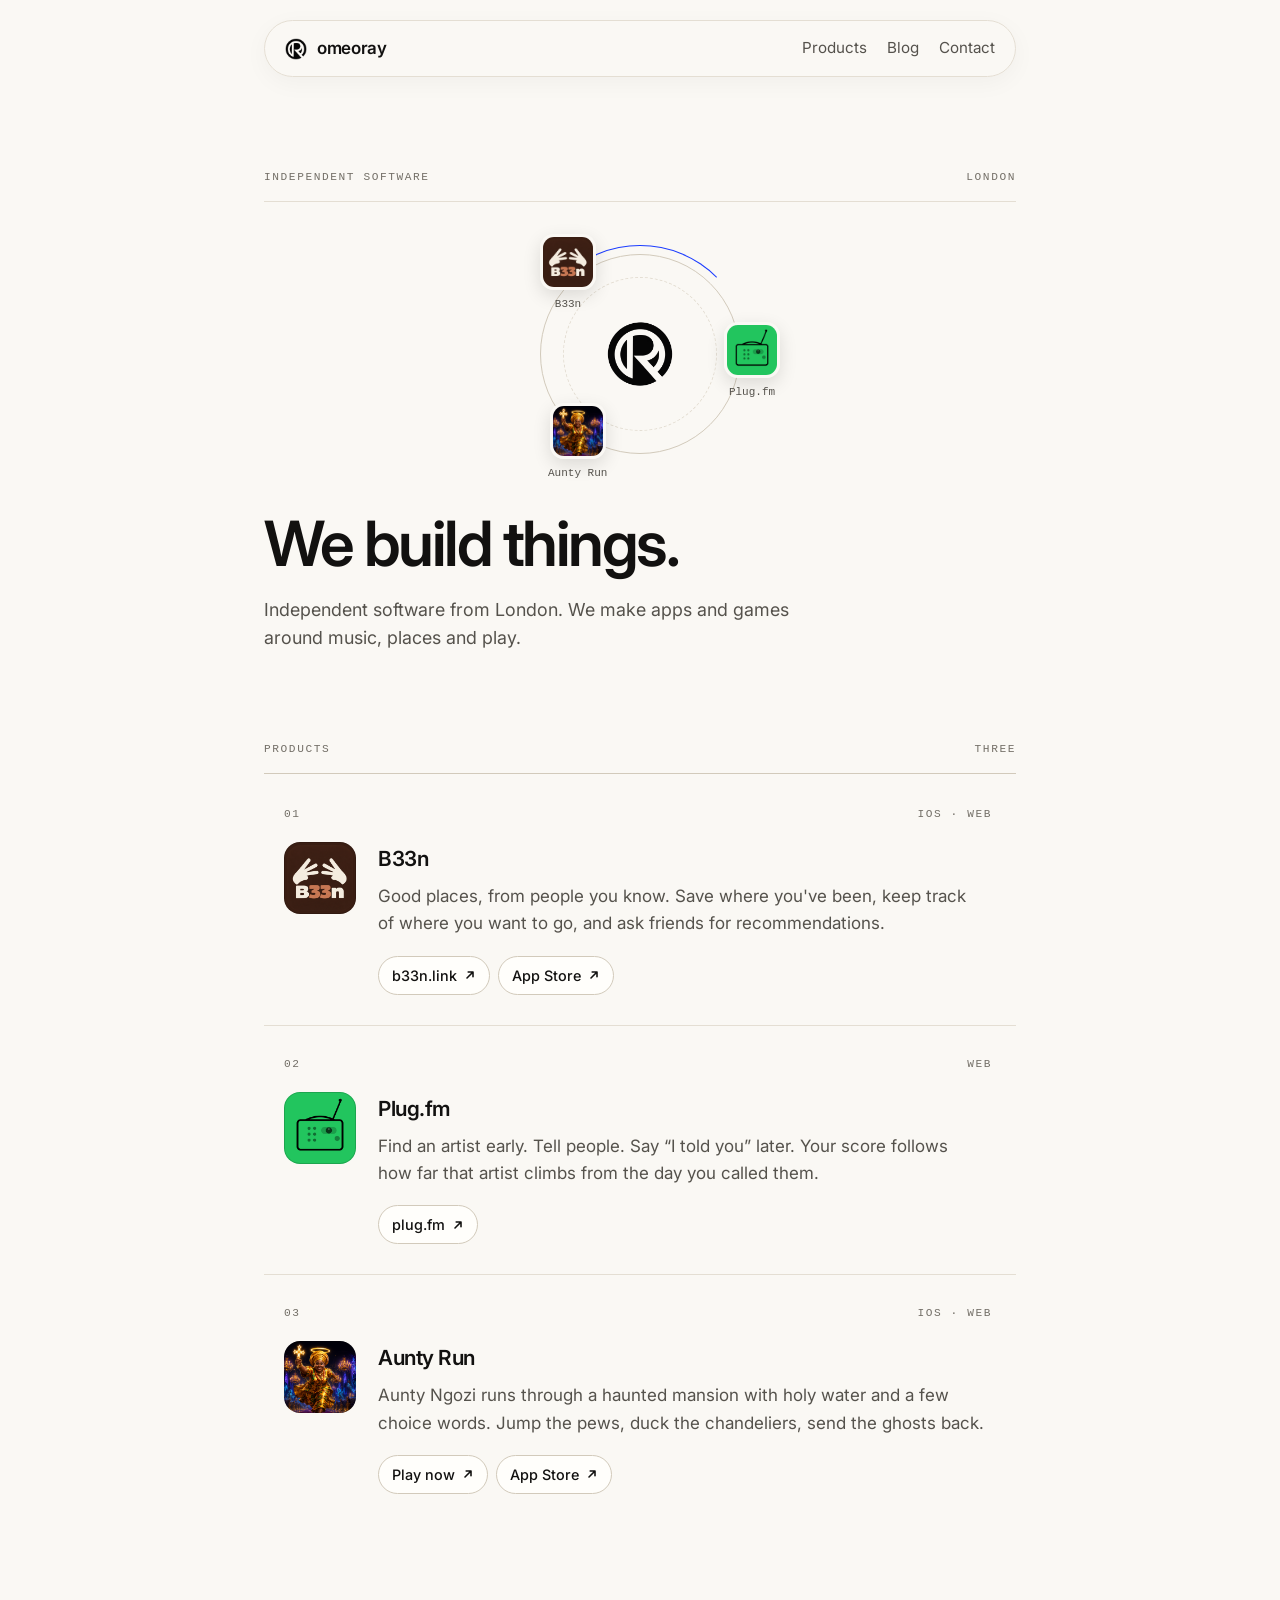
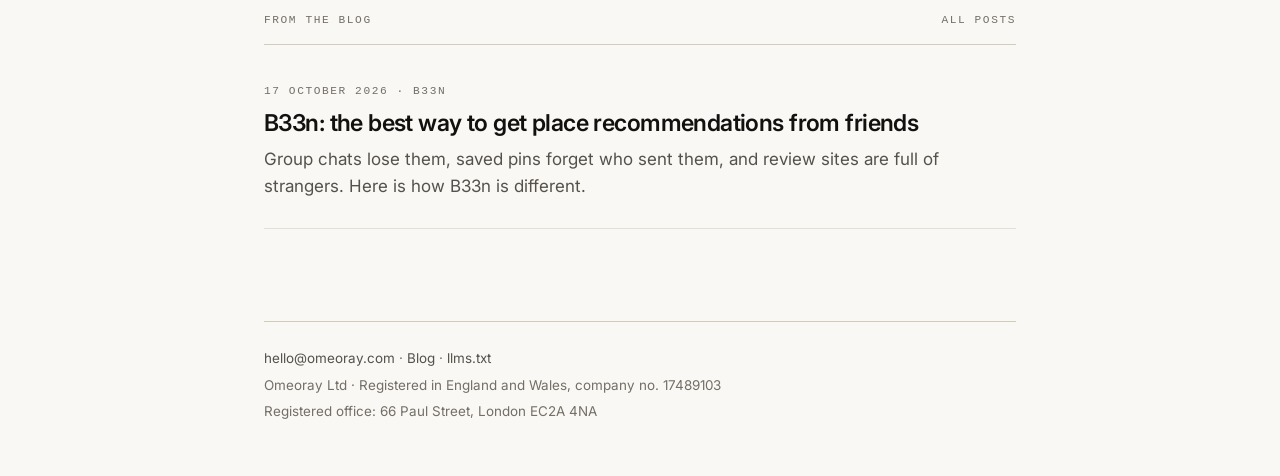
<file: index.html>
<!DOCTYPE html>
<html lang="en-GB">
<head>
<meta charset="utf-8">
<meta name="viewport" content="width=device-width, initial-scale=1">
<title>Omeoray</title>
<meta name="description" content="Independent software from London. We make apps and games around music, places and play.">
<link rel="canonical" href="https://omeoray.com/">
<link rel="alternate" type="application/atom+xml" href="blog/feed.xml" title="Omeoray blog">
<link rel="icon" href="favicon.svg" type="image/svg+xml">
<link rel="apple-touch-icon" href="assets/apple-touch-icon.png">
<meta property="og:title" content="Omeoray">
<meta property="og:description" content="Independent software from London. We make apps and games around music, places and play.">
<meta property="og:type" content="website">
<meta property="og:url" content="https://omeoray.com/">
<meta property="og:site_name" content="Omeoray">
<meta property="og:image" content="https://omeoray.com/assets/og-omeoray.png">
<meta property="og:image:width" content="1200">
<meta property="og:image:height" content="630">
<meta name="twitter:card" content="summary_large_image">
<link rel="preconnect" href="https://fonts.googleapis.com">
<link rel="preconnect" href="https://fonts.gstatic.com" crossorigin>
<link href="https://fonts.googleapis.com/css2?family=Inter:wght@400;500;600&display=swap" rel="stylesheet">
<link rel="stylesheet" href="styles.css">
<script type="application/ld+json">
{
  "@context": "https://schema.org",
  "@graph": [
    {
      "@type": "Organization",
      "@id": "https://omeoray.com/#organization",
      "name": "Omeoray",
      "legalName": "Omeoray Ltd",
      "url": "https://omeoray.com/",
      "logo": "https://omeoray.com/assets/omeoray-mark.png",
      "email": "hello@omeoray.com",
      "slogan": "We build things.",
      "description": "Independent software company in London making apps and games around music, places and play.",
      "foundingLocation": { "@type": "Place", "name": "London, United Kingdom" },
      "address": {
        "@type": "PostalAddress",
        "streetAddress": "66 Paul Street",
        "addressLocality": "London",
        "postalCode": "EC2A 4NA",
        "addressCountry": "GB"
      },
      "identifier": { "@type": "PropertyValue", "propertyID": "UK Companies House number", "value": "17489103" },
      "contactPoint": { "@type": "ContactPoint", "email": "hello@omeoray.com", "contactType": "customer support" },
      "makesOffer": [
        { "@type": "Offer", "itemOffered": { "@id": "https://omeoray.com/#b33n" } },
        { "@type": "Offer", "itemOffered": { "@id": "https://omeoray.com/#plug" } },
        { "@type": "Offer", "itemOffered": { "@id": "https://omeoray.com/#aunty" } }
      ]
    },
    {
      "@type": "WebSite",
      "@id": "https://omeoray.com/#website",
      "name": "Omeoray",
      "url": "https://omeoray.com/",
      "inLanguage": "en-GB",
      "publisher": { "@id": "https://omeoray.com/#organization" }
    },
    {
      "@type": "MobileApplication",
      "@id": "https://omeoray.com/#b33n",
      "name": "B33n",
      "description": "Good places, from people you know. Save where you've been, keep track of where you want to go, and ask friends for recommendations.",
      "operatingSystem": "iOS",
      "applicationCategory": "TravelApplication",
      "url": "https://b33n.link",
      "downloadUrl": "https://apps.apple.com/gb/app/b33n/id6809171479",
      "image": "https://omeoray.com/assets/b33n.png",
      "offers": { "@type": "Offer", "price": "0", "priceCurrency": "GBP" },
      "publisher": { "@id": "https://omeoray.com/#organization" }
    },
    {
      "@type": "WebApplication",
      "@id": "https://omeoray.com/#plug",
      "name": "Plug.fm",
      "description": "Find an artist early. Tell people. Say \u201cI told you\u201d later. Your score follows how far that artist climbs from the day you called them.",
      "applicationCategory": "MusicApplication",
      "operatingSystem": "Web",
      "url": "https://plug.fm",
      "image": "https://omeoray.com/assets/plug.png",
      "publisher": { "@id": "https://omeoray.com/#organization" }
    },
    {
      "@type": "VideoGame",
      "@id": "https://omeoray.com/#aunty",
      "name": "Aunty Run",
      "description": "Aunty Ngozi runs through a haunted mansion with holy water and a few choice words. Jump the pews, duck the chandeliers, send the ghosts back.",
      "gamePlatform": ["iOS", "Web browser"],
      "url": "https://aunty-run.replit.app",
      "sameAs": "https://apps.apple.com/gb/app/auntyrun/id6780049104",
      "image": "https://omeoray.com/assets/auntyrun.png",
      "publisher": { "@id": "https://omeoray.com/#organization" }
    }
  ]
}
</script>
</head>
<body>

<div class="shell">

  <header class="top">
    <a class="brand" href="./" aria-label="Omeoray — home">
      <img class="mark" src="assets/omeoray-mark.png" width="512" height="512" alt="" decoding="async">
      <span>omeoray</span>
    </a>
    <nav aria-label="Main navigation"><a href="#products">Products</a><a href="blog/">Blog</a><a href="contact/">Contact</a></nav>
  </header>

  <main>

    <section class="hero">
      <div class="hero-bar">
        <span class="meta">Independent software</span>
        <span class="meta">London</span>
      </div>
      <div class="orbit" aria-label="Explore our products">
        <div class="orbit-ring" aria-hidden="true"></div>
        <img class="mark" src="assets/omeoray-mark.png" width="512" height="512" alt="" decoding="async">
        <a class="orbit-product orbit-one" href="#b33n" aria-label="Explore B33n"><img src="assets/b33n.png" width="56" height="56" alt=""><span>B33n</span></a>
        <a class="orbit-product orbit-two" href="#plug" aria-label="Explore Plug.fm"><img src="assets/plug.png" width="56" height="56" alt=""><span>Plug.fm</span></a>
        <a class="orbit-product orbit-three" href="#aunty" aria-label="Explore Aunty Run"><img src="assets/auntyrun.png" width="56" height="56" alt=""><span>Aunty Run</span></a>
      </div>
      <h1>We build things.</h1>
      <p>Independent software from London. We make apps and games around music, places and&nbsp;play.</p>
    </section>

    <section class="work" id="products" aria-labelledby="work-heading">
      <div class="work-head">
        <h2 id="work-heading">Products</h2>
        <span class="meta">Three</span>
      </div>

      <ul class="projects">

        <!-- ───────── 01 · B33n ───────── -->
        <li class="panel reveal" id="b33n">
          <div class="panel-head">
            <span class="panel-index">01</span>
            <span class="panel-platform">iOS · Web</span>
          </div>
          <div class="panel-body">
            <span class="panel-art"><img src="assets/b33n.png" width="256" height="256" alt="" loading="lazy" decoding="async"></span>
            <div class="panel-text">
              <h3 class="panel-title">
                B33n
                <span class="panel-arrow" aria-hidden="true">
                  <svg viewBox="0 0 16 16" fill="none" stroke="currentColor" stroke-width="1.8" stroke-linecap="round" stroke-linejoin="round"><path d="M3 8h9M8.5 4.5 12 8l-3.5 3.5"/></svg>
                </span>
              </h3>
              <p>Good places, from people you know. Save where you've been, keep track of where you want to go, and ask friends for recommendations.</p>
              <p class="actions">
                <a class="btn" href="https://b33n.link">
                  b33n.link
                  <svg aria-hidden="true" viewBox="0 0 12 12" fill="none" stroke="currentColor" stroke-width="1.6" stroke-linecap="round" stroke-linejoin="round"><path d="M3 9 9 3M4.2 3H9v4.8"/></svg>
                </a>
                <a class="btn" href="https://apps.apple.com/gb/app/b33n/id6809171479">
                  App Store
                  <svg aria-hidden="true" viewBox="0 0 12 12" fill="none" stroke="currentColor" stroke-width="1.6" stroke-linecap="round" stroke-linejoin="round"><path d="M3 9 9 3M4.2 3H9v4.8"/></svg>
                </a>
              </p>
            </div>
          </div>
        </li>

        <!-- ───────── 02 · Plug.fm ───────── -->
        <li class="panel reveal" id="plug">
          <div class="panel-head">
            <span class="panel-index">02</span>
            <span class="panel-platform">Web</span>
          </div>
          <div class="panel-body">
            <span class="panel-art"><img src="assets/plug.png" width="256" height="256" alt="" loading="lazy" decoding="async"></span>
            <div class="panel-text">
              <h3 class="panel-title">
                Plug.fm
                <span class="panel-arrow" aria-hidden="true">
                  <svg viewBox="0 0 16 16" fill="none" stroke="currentColor" stroke-width="1.8" stroke-linecap="round" stroke-linejoin="round"><path d="M3 8h9M8.5 4.5 12 8l-3.5 3.5"/></svg>
                </span>
              </h3>
              <p>Find an artist early. Tell people. Say “I told you” later. Your score follows how far that artist climbs from the day you called them.</p>
              <p class="actions">
                <a class="btn" href="https://plug.fm">
                  plug.fm
                  <svg aria-hidden="true" viewBox="0 0 12 12" fill="none" stroke="currentColor" stroke-width="1.6" stroke-linecap="round" stroke-linejoin="round"><path d="M3 9 9 3M4.2 3H9v4.8"/></svg>
                </a>
              </p>
            </div>
          </div>
        </li>

        <!-- ───────── 03 · Aunty Run ───────── -->
        <li class="panel reveal" id="aunty">
          <div class="panel-head">
            <span class="panel-index">03</span>
            <span class="panel-platform">iOS · Web</span>
          </div>
          <div class="panel-body">
            <span class="panel-art"><img src="assets/auntyrun.png" width="256" height="256" alt="" loading="lazy" decoding="async"></span>
            <div class="panel-text">
              <h3 class="panel-title">
                Aunty Run
                <span class="panel-arrow" aria-hidden="true">
                  <svg viewBox="0 0 16 16" fill="none" stroke="currentColor" stroke-width="1.8" stroke-linecap="round" stroke-linejoin="round"><path d="M3 8h9M8.5 4.5 12 8l-3.5 3.5"/></svg>
                </span>
              </h3>
              <p>Aunty Ngozi runs through a haunted mansion with holy water and a few choice words. Jump the pews, duck the chandeliers, send the ghosts back.</p>
              <p class="actions">
                <a class="btn" href="https://aunty-run.replit.app">
                  Play now
                  <svg aria-hidden="true" viewBox="0 0 12 12" fill="none" stroke="currentColor" stroke-width="1.6" stroke-linecap="round" stroke-linejoin="round"><path d="M3 9 9 3M4.2 3H9v4.8"/></svg>
                </a>
                <a class="btn" href="https://apps.apple.com/gb/app/auntyrun/id6780049104">
                  App Store
                  <svg aria-hidden="true" viewBox="0 0 12 12" fill="none" stroke="currentColor" stroke-width="1.6" stroke-linecap="round" stroke-linejoin="round"><path d="M3 9 9 3M4.2 3H9v4.8"/></svg>
                </a>
              </p>
            </div>
          </div>
        </li>

      </ul>
    </section>

    <section class="work" id="journal" aria-labelledby="journal-heading">
      <div class="work-head">
        <h2 id="journal-heading">From the blog</h2>
        <a class="meta" href="blog/" style="text-decoration:none">All posts</a>
      </div>
      <ul class="posts" style="margin-top:0;border-top:0">
        <li class="post-card">
          <article>
            <a href="blog/b33n-place-recommendations-from-friends/">
              <time class="meta" datetime="2026-10-17">17 October 2026 · B33n</time>
              <h2>B33n: the best way to get place recommendations from friends</h2>
            </a>
            <p>Group chats lose them, saved pins forget who sent them, and review sites are full of strangers. Here is how B33n is different.</p>
          </article>
        </li>
      </ul>
    </section>

  </main>

  <footer>
    <p><a href="contact/">hello@omeoray.com</a> · <a href="blog/">Blog</a> · <a href="llms.txt">llms.txt</a></p>
    <p>Omeoray Ltd · Registered in England and Wales, company no. 17489103</p>
    <p>Registered office: 66 Paul Street, London EC2A 4NA</p>
  </footer>

</div>

<script>
  document.documentElement.classList.add('js');

  var header = document.querySelector('.top');
  var productNav = document.querySelector('nav a[href="#products"]');
  var work = document.getElementById('products');
  var scrollQueued = false;
  function updateScroll() {
    var max = document.documentElement.scrollHeight - window.innerHeight;
    header.style.setProperty('--progress', max > 0 ? Math.min(1, Math.max(0, window.scrollY / max)) : 0);
    header.classList.toggle('is-scrolled', window.scrollY > 20);
    if (work.getBoundingClientRect().top <= 140) productNav.setAttribute('aria-current', 'location');
    else productNav.removeAttribute('aria-current');
    scrollQueued = false;
  }
  window.addEventListener('scroll', function () {
    if (!scrollQueued) { scrollQueued = true; requestAnimationFrame(updateScroll); }
  }, { passive: true });
  window.addEventListener('resize', updateScroll);
  updateScroll();

  var motion = window.matchMedia('(prefers-reduced-motion: reduce)');
  document.querySelectorAll('.panel').forEach(function (panel) {
    panel.addEventListener('pointermove', function (event) {
      if (event.pointerType !== 'mouse' || motion.matches) return;
      var box = panel.getBoundingClientRect();
      panel.style.setProperty('--pointer-x', (event.clientX - box.left) + 'px');
      panel.style.setProperty('--pointer-y', (event.clientY - box.top) + 'px');
    });
  });

  // Reveal each panel as it arrives. With no JS they are simply visible.
  var panels = document.querySelectorAll('.reveal');
  if ('IntersectionObserver' in window) {
    var io = new IntersectionObserver(function (entries) {
      entries.forEach(function (entry) {
        if (entry.isIntersecting) {
          entry.target.classList.add('is-in');
          io.unobserve(entry.target);
        }
      });
    }, { rootMargin: '0px 0px -8% 0px', threshold: 0.1 });
    panels.forEach(function (panel, i) {
      panel.style.transitionDelay = (i * 60) + 'ms';
      io.observe(panel);
    });
  } else {
    panels.forEach(function (panel) { panel.classList.add('is-in'); });
  }
</script>

</body>
</html>
</file>
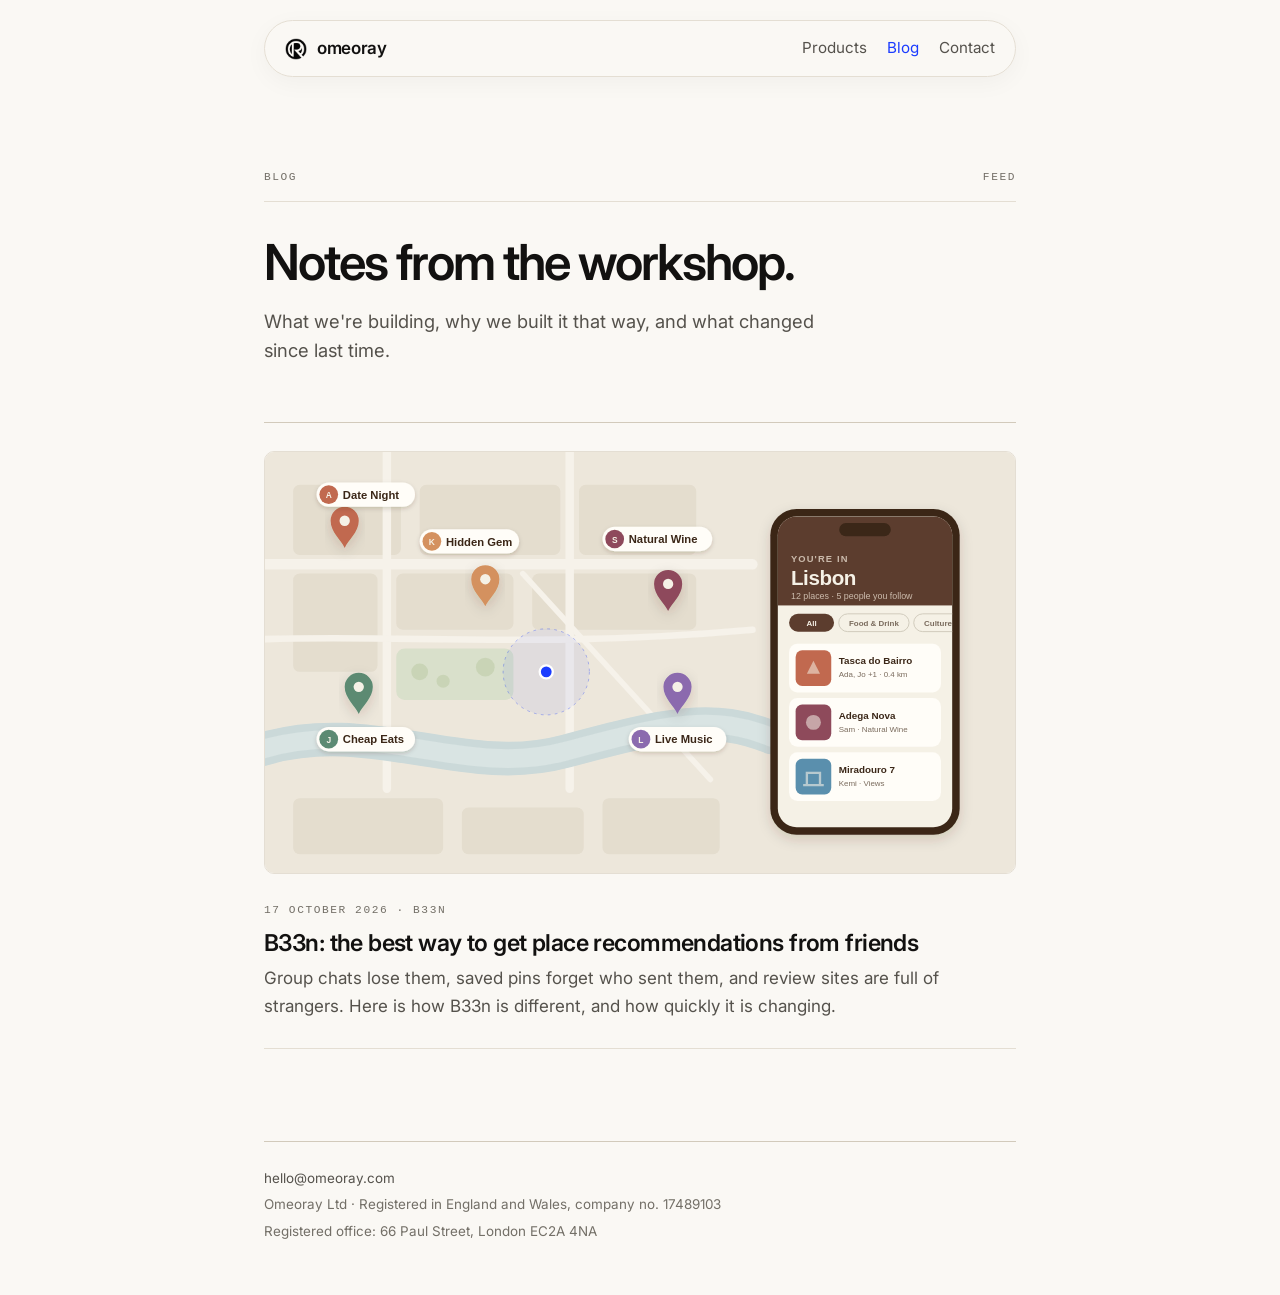
<file: blog/index.html>
<!DOCTYPE html>
<html lang="en-GB">
<head>
<meta charset="utf-8">
<meta name="viewport" content="width=device-width, initial-scale=1">
<title>Blog — Omeoray</title>
<meta name="description" content="Notes from Omeoray, an independent software company in London: what we build, why, and what changed.">
<link rel="canonical" href="https://omeoray.com/blog/">
<link rel="alternate" type="application/atom+xml" href="feed.xml" title="Omeoray blog">
<link rel="icon" href="../favicon.svg" type="image/svg+xml">
<link rel="apple-touch-icon" href="../assets/apple-touch-icon.png">
<meta property="og:site_name" content="Omeoray">
<meta property="og:title" content="Blog — Omeoray">
<meta property="og:description" content="Notes from Omeoray, an independent software company in London: what we build, why, and what changed.">
<meta property="og:type" content="website">
<meta property="og:url" content="https://omeoray.com/blog/">
<meta property="og:image" content="https://omeoray.com/assets/og-omeoray.png">
<meta name="twitter:card" content="summary_large_image">
<link rel="preconnect" href="https://fonts.googleapis.com">
<link rel="preconnect" href="https://fonts.gstatic.com" crossorigin>
<link href="https://fonts.googleapis.com/css2?family=Inter:wght@400;500;600&display=swap" rel="stylesheet">
<link rel="stylesheet" href="../styles.css">
<script type="application/ld+json">
{
  "@context": "https://schema.org",
  "@type": "Blog",
  "@id": "https://omeoray.com/blog/#blog",
  "name": "Omeoray blog",
  "url": "https://omeoray.com/blog/",
  "inLanguage": "en-GB",
  "publisher": { "@type": "Organization", "@id": "https://omeoray.com/#organization", "name": "Omeoray", "url": "https://omeoray.com/" },
  "blogPost": [
    {
      "@type": "BlogPosting",
      "@id": "https://omeoray.com/blog/b33n-place-recommendations-from-friends/#post",
      "headline": "B33n: the best way to get place recommendations from friends",
      "url": "https://omeoray.com/blog/b33n-place-recommendations-from-friends/",
      "datePublished": "2026-10-17T09:00:00+01:00",
      "image": "https://omeoray.com/assets/blog/b33n-og.png"
    }
  ]
}
</script>
</head>
<body>

<div class="shell">

  <header class="top">
    <a class="brand" href="../" aria-label="Omeoray — home">
      <img class="mark" src="../assets/omeoray-mark.png" width="512" height="512" alt="" decoding="async">
      <span>omeoray</span>
    </a>
    <nav aria-label="Main navigation"><a href="../#products">Products</a><a href="./" aria-current="page">Blog</a><a href="../contact/">Contact</a></nav>
  </header>

  <main>
    <section class="blog-head" aria-labelledby="blog-heading">
      <div class="hero-bar">
        <span class="meta">Blog</span>
        <span class="meta"><a href="feed.xml" style="color:inherit;text-decoration:none">Feed</a></span>
      </div>
      <h1 id="blog-heading">Notes from the workshop.</h1>
      <p>What we're building, why we built it that way, and what changed since last time.</p>
    </section>

    <ul class="posts">
      <li class="post-card">
        <article>
          <a href="b33n-place-recommendations-from-friends/">
            <img src="../assets/blog/b33n-hero.svg" width="1600" height="900" alt="An illustrated city map with pins from friends next to a phone showing B33n's city view." decoding="async">
            <time class="meta" datetime="2026-10-17">17 October 2026 · B33n</time>
            <h2>B33n: the best way to get place recommendations from friends</h2>
          </a>
          <p>Group chats lose them, saved pins forget who sent them, and review sites are full of strangers. Here is how B33n is different, and how quickly it is changing.</p>
        </article>
      </li>
    </ul>
  </main>

  <footer>
    <p><a href="../contact/">hello@omeoray.com</a></p>
    <p>Omeoray Ltd · Registered in England and Wales, company no. 17489103</p>
    <p>Registered office: 66 Paul Street, London EC2A 4NA</p>
  </footer>

</div>

</body>
</html>
</file>
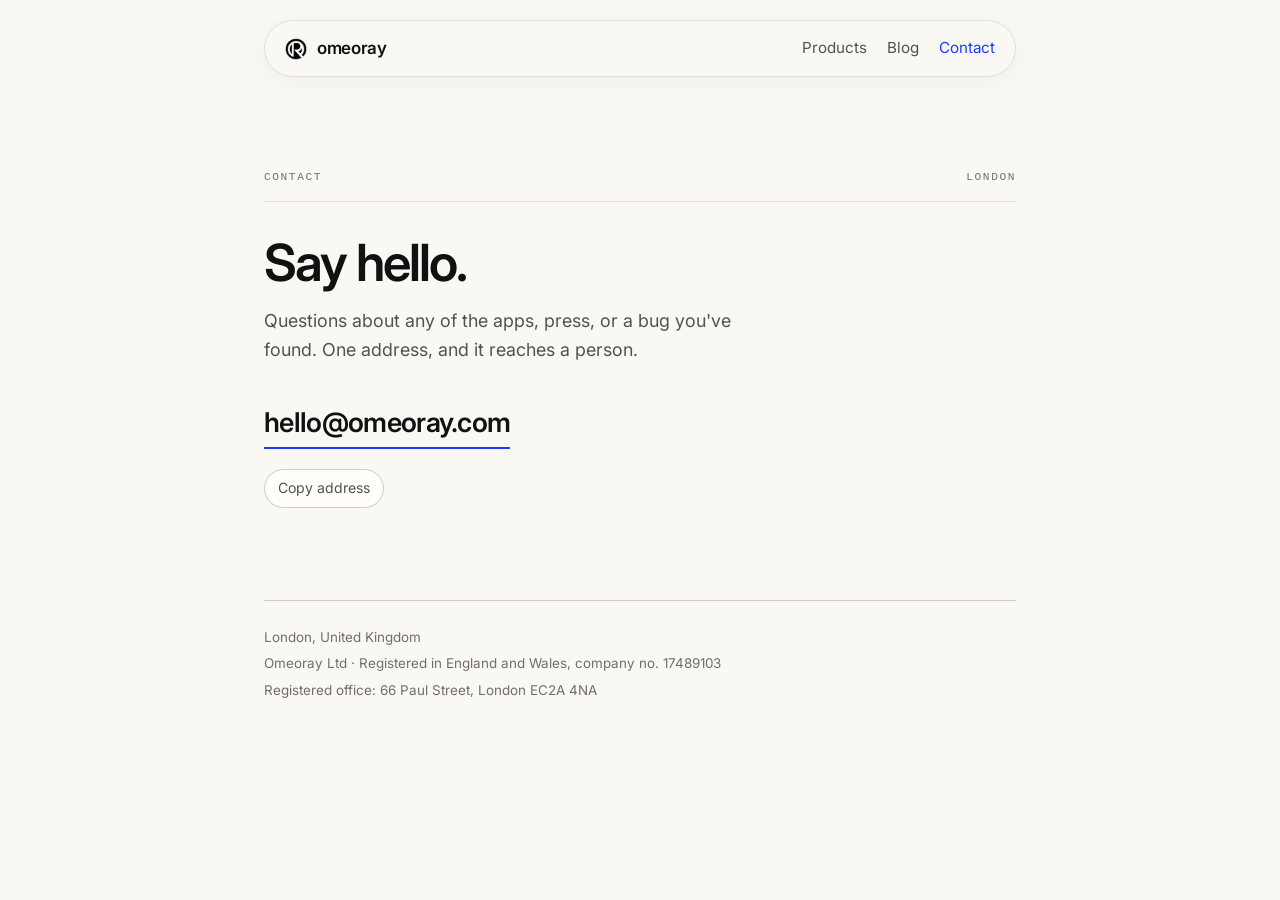
<file: contact/index.html>
<!DOCTYPE html>
<html lang="en-GB">
<head>
<meta charset="utf-8">
<meta name="viewport" content="width=device-width, initial-scale=1">
<title>Contact — Omeoray</title>
<meta name="description" content="Get in touch with Omeoray.">
<link rel="canonical" href="https://omeoray.com/contact/">
<link rel="icon" href="../favicon.svg" type="image/svg+xml">
<link rel="apple-touch-icon" href="../assets/apple-touch-icon.png">
<meta property="og:title" content="Contact — Omeoray">
<meta property="og:description" content="Get in touch with Omeoray.">
<meta property="og:type" content="website">
<meta property="og:url" content="https://omeoray.com/contact/">
<meta property="og:site_name" content="Omeoray">
<meta property="og:image" content="https://omeoray.com/assets/og-omeoray.png">
<meta name="twitter:card" content="summary_large_image">
<link rel="preconnect" href="https://fonts.googleapis.com">
<link rel="preconnect" href="https://fonts.gstatic.com" crossorigin>
<link href="https://fonts.googleapis.com/css2?family=Inter:wght@400;500;600&display=swap" rel="stylesheet">
<link rel="stylesheet" href="../styles.css">
<script type="application/ld+json">
{
  "@context": "https://schema.org",
  "@type": "ContactPage",
  "url": "https://omeoray.com/contact/",
  "name": "Contact Omeoray",
  "mainEntity": {
    "@type": "Organization",
    "@id": "https://omeoray.com/#organization",
    "name": "Omeoray",
    "legalName": "Omeoray Ltd",
    "url": "https://omeoray.com/",
    "email": "hello@omeoray.com",
    "contactPoint": { "@type": "ContactPoint", "email": "hello@omeoray.com", "contactType": "customer support" }
  }
}
</script>
</head>
<body>

<div class="shell">

  <header class="top">
    <a class="brand" href="../" aria-label="Omeoray — home">
      <img class="mark" src="../assets/omeoray-mark.png" width="512" height="512" alt="" decoding="async">
      <span>omeoray</span>
    </a>
    <nav aria-label="Main navigation"><a href="../#products">Products</a><a href="../blog/">Blog</a><a href="./" aria-current="page">Contact</a></nav>
  </header>

  <main>
    <section class="contact">
      <div class="hero-bar">
        <span class="meta">Contact</span>
        <span class="meta">London</span>
      </div>

      <h1>Say hello.</h1>
      <p>Questions about any of the apps, press, or a bug you've found. One address, and it reaches a person.</p>

      <a class="mailto" href="mailto:hello@omeoray.com">hello@omeoray.com</a>

      <div class="copy-row">
        <button class="copy" id="copyBtn" type="button" hidden>Copy address</button>
        <span class="copy-note" id="copyNote" role="status" aria-live="polite"></span>
      </div>
    </section>
  </main>

  <footer>
    <p>London, United Kingdom</p>
    <p>Omeoray Ltd · Registered in England and Wales, company no. 17489103</p>
    <p>Registered office: 66 Paul Street, London EC2A 4NA</p>
  </footer>

</div>

<script>
  document.documentElement.classList.add('js');

  // Only offer the copy button if the browser can actually copy.
  var btn = document.getElementById('copyBtn');
  var note = document.getElementById('copyNote');
  var address = 'hello@omeoray.com';

  if (btn && navigator.clipboard && window.isSecureContext) {
    btn.hidden = false;
    btn.addEventListener('click', function () {
      navigator.clipboard.writeText(address).then(function () {
        note.textContent = 'Copied';
        note.classList.add('is-shown');
        setTimeout(function () { note.classList.remove('is-shown'); }, 1800);
      }).catch(function () {
        note.textContent = 'Copy failed — select it instead';
        note.classList.add('is-shown');
      });
    });
  }
</script>

</body>
</html>
</file>
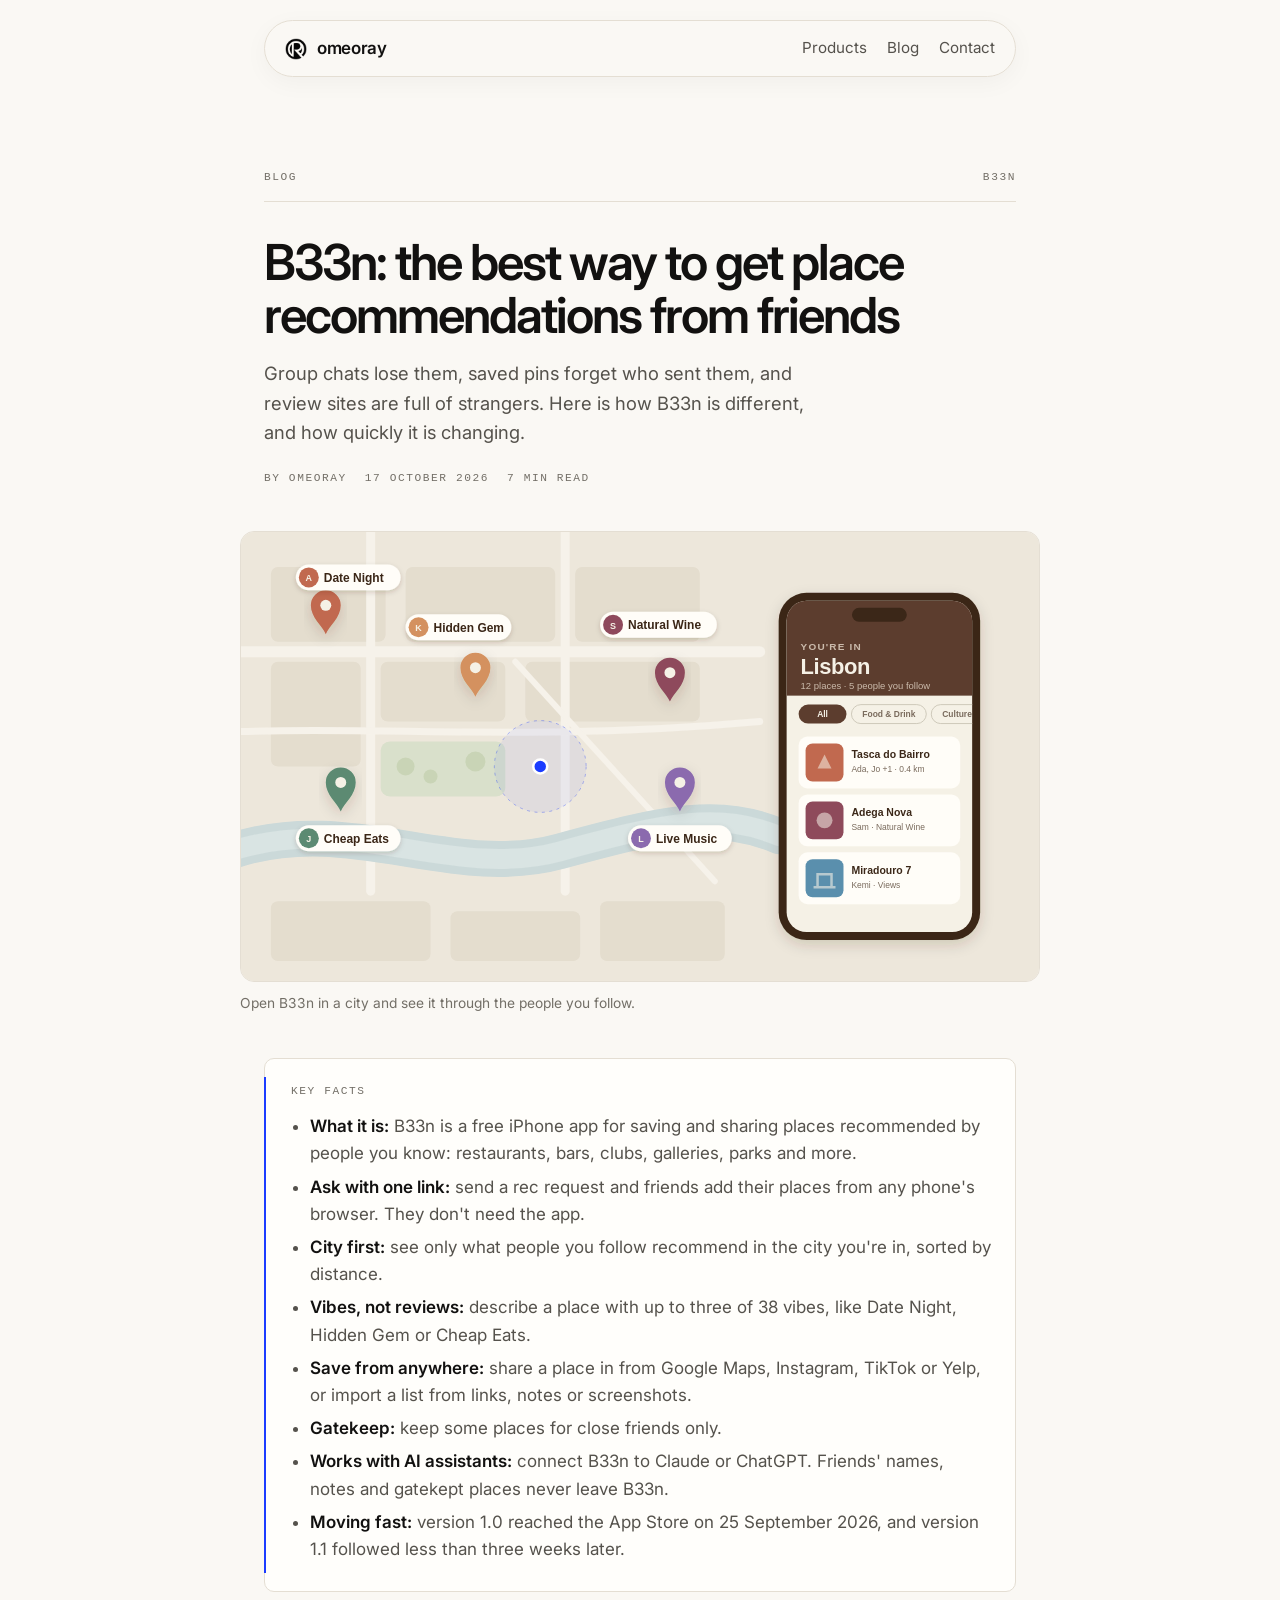
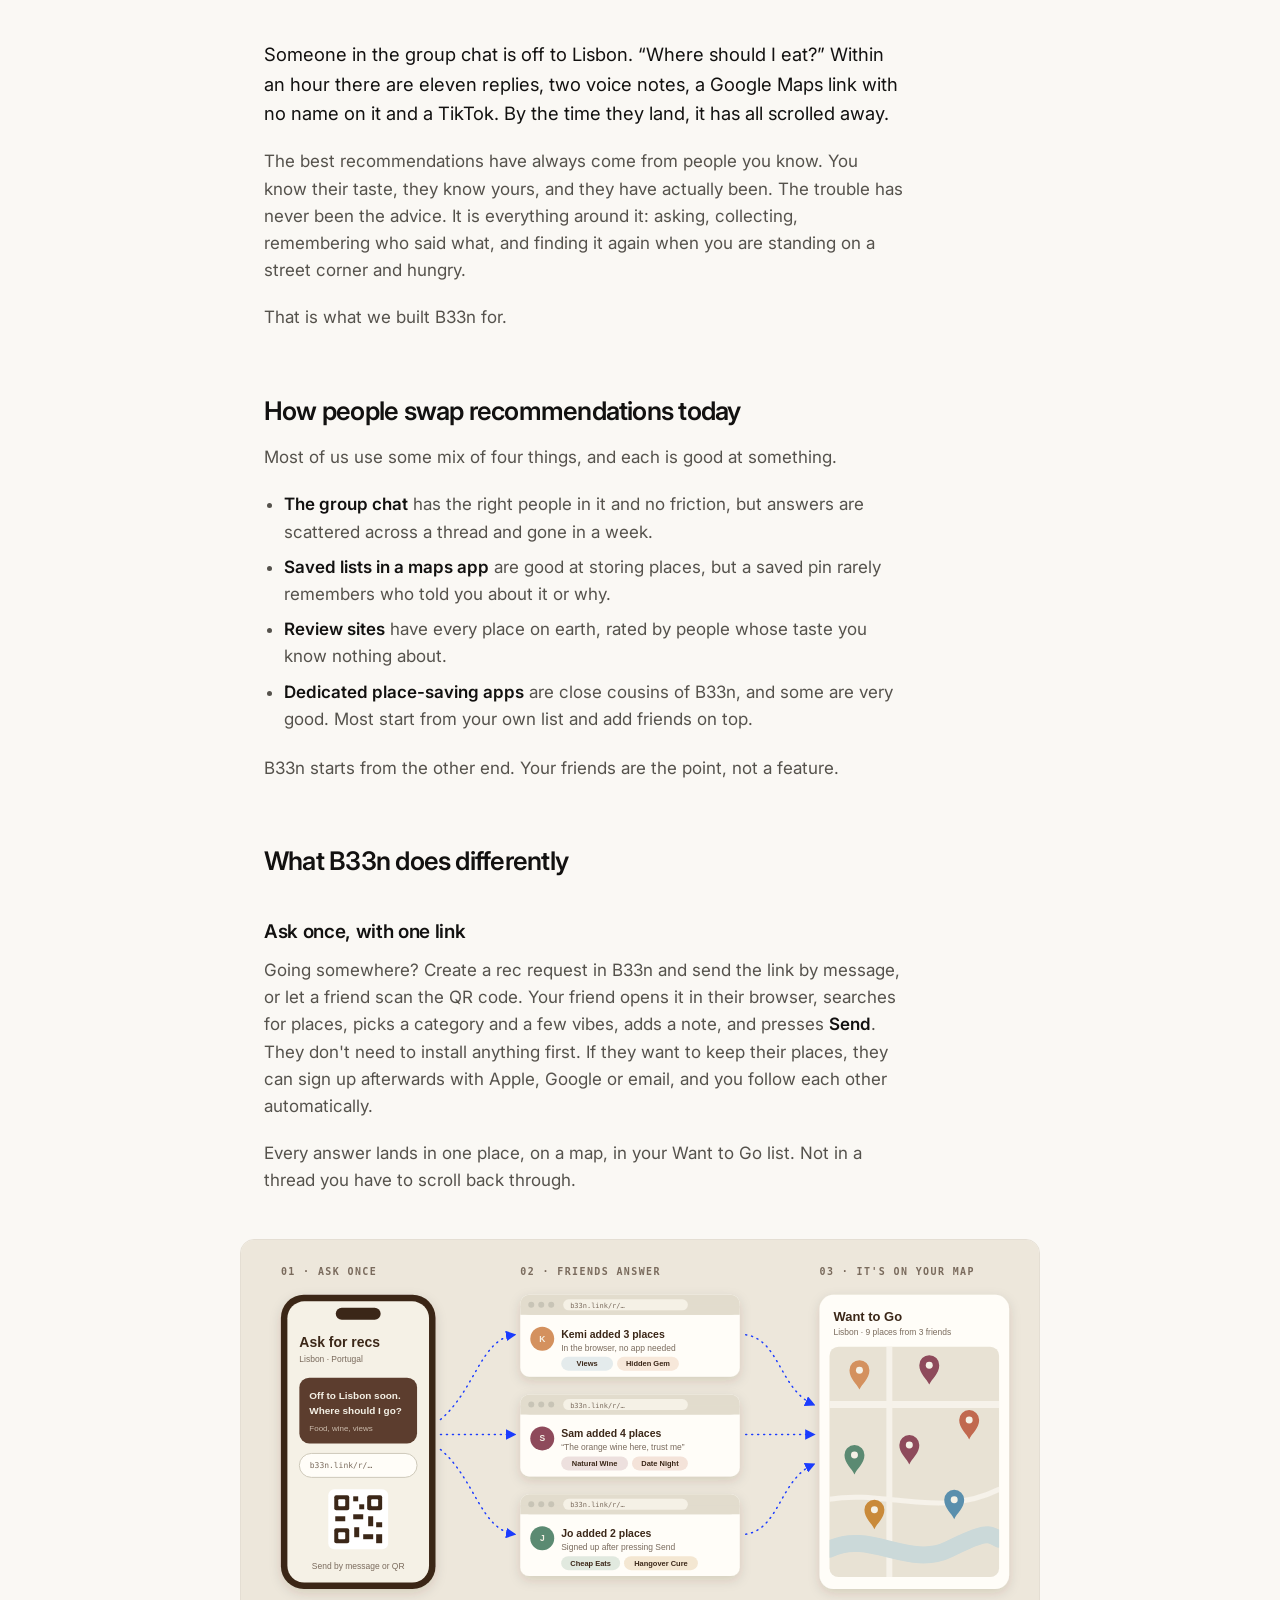
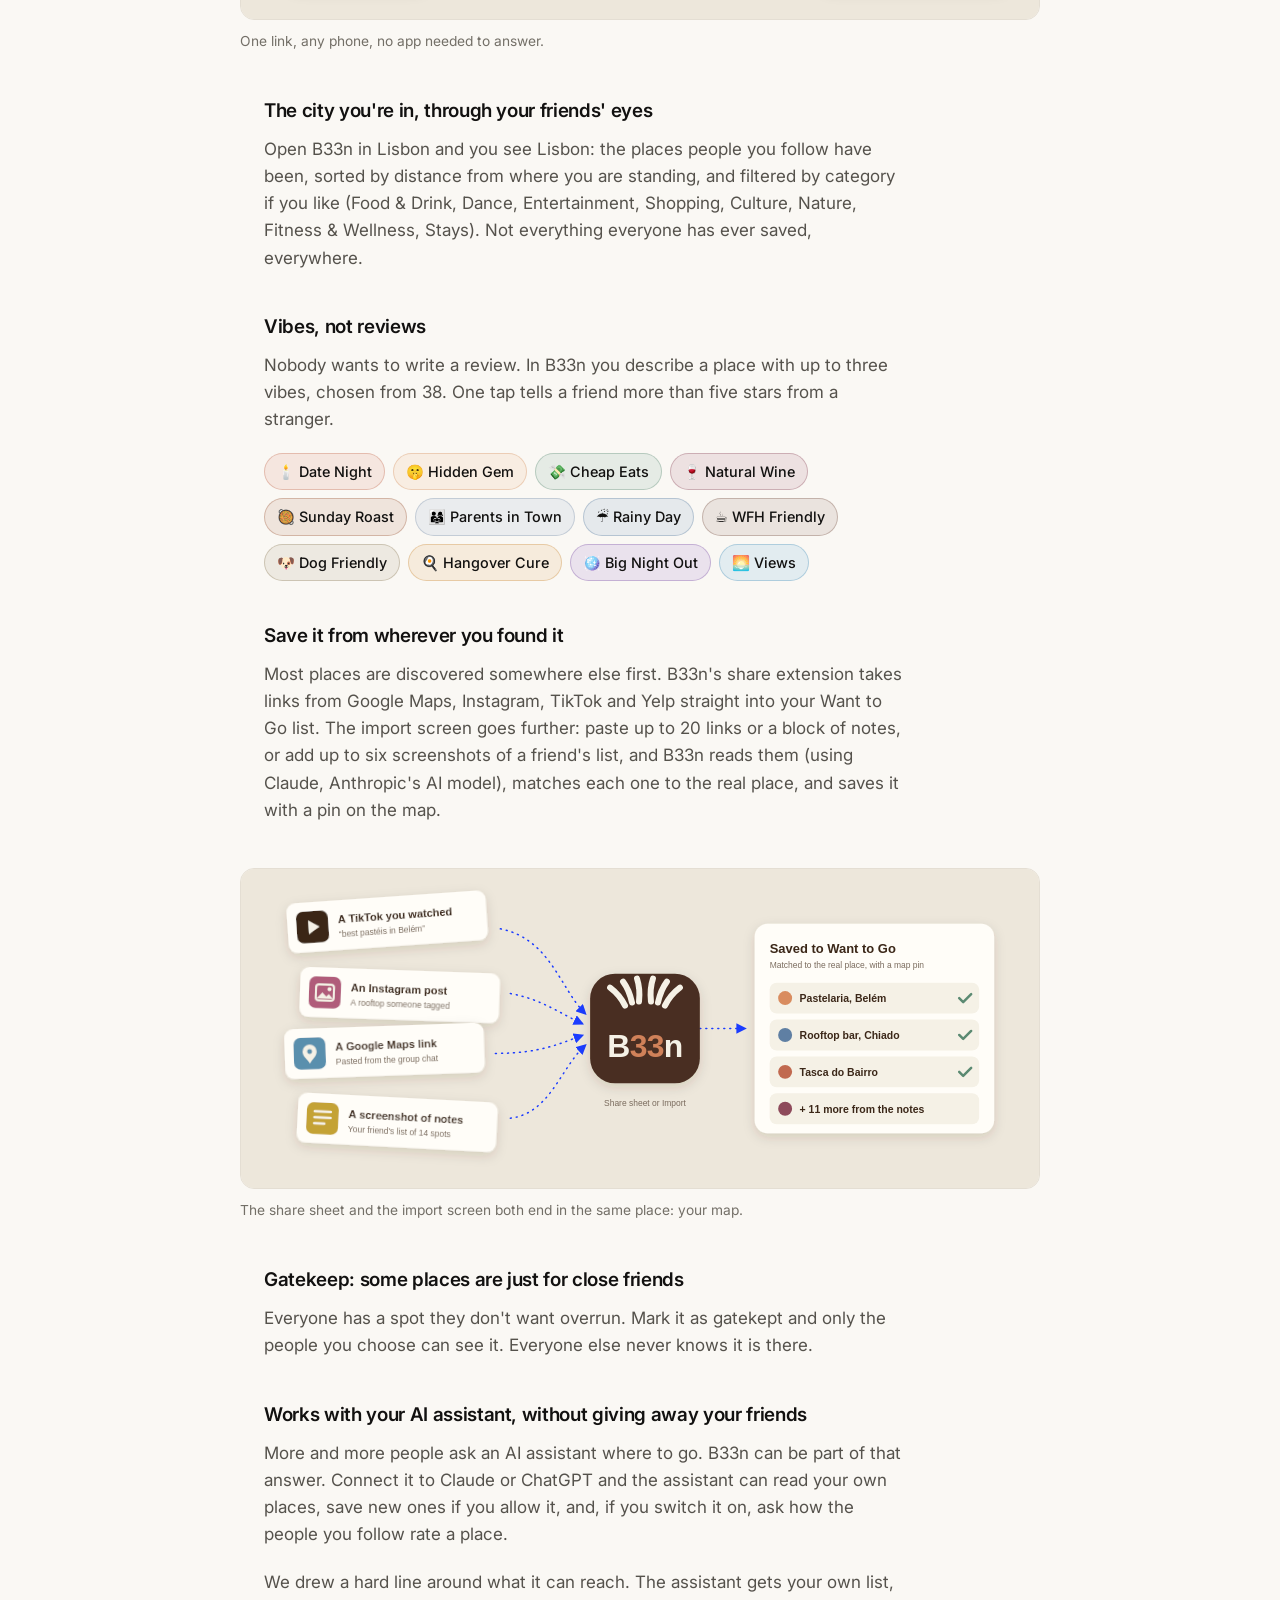
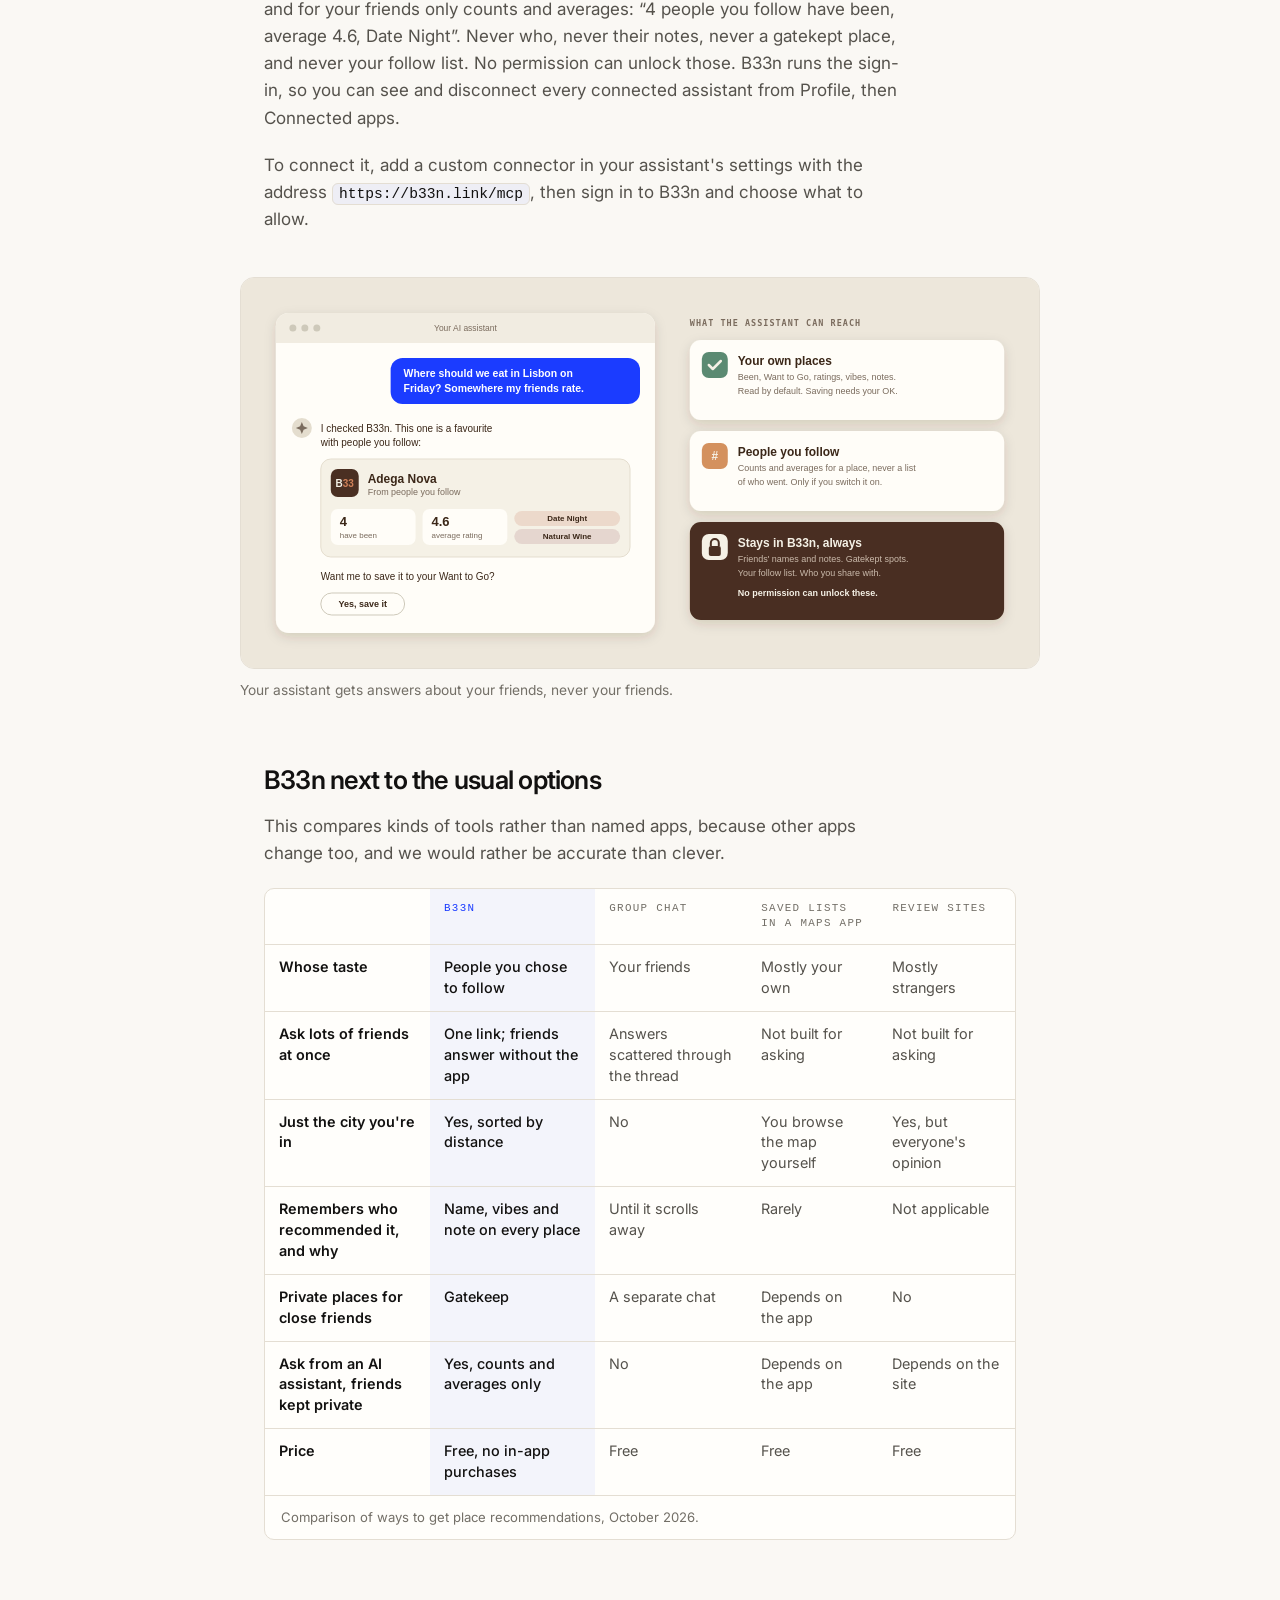
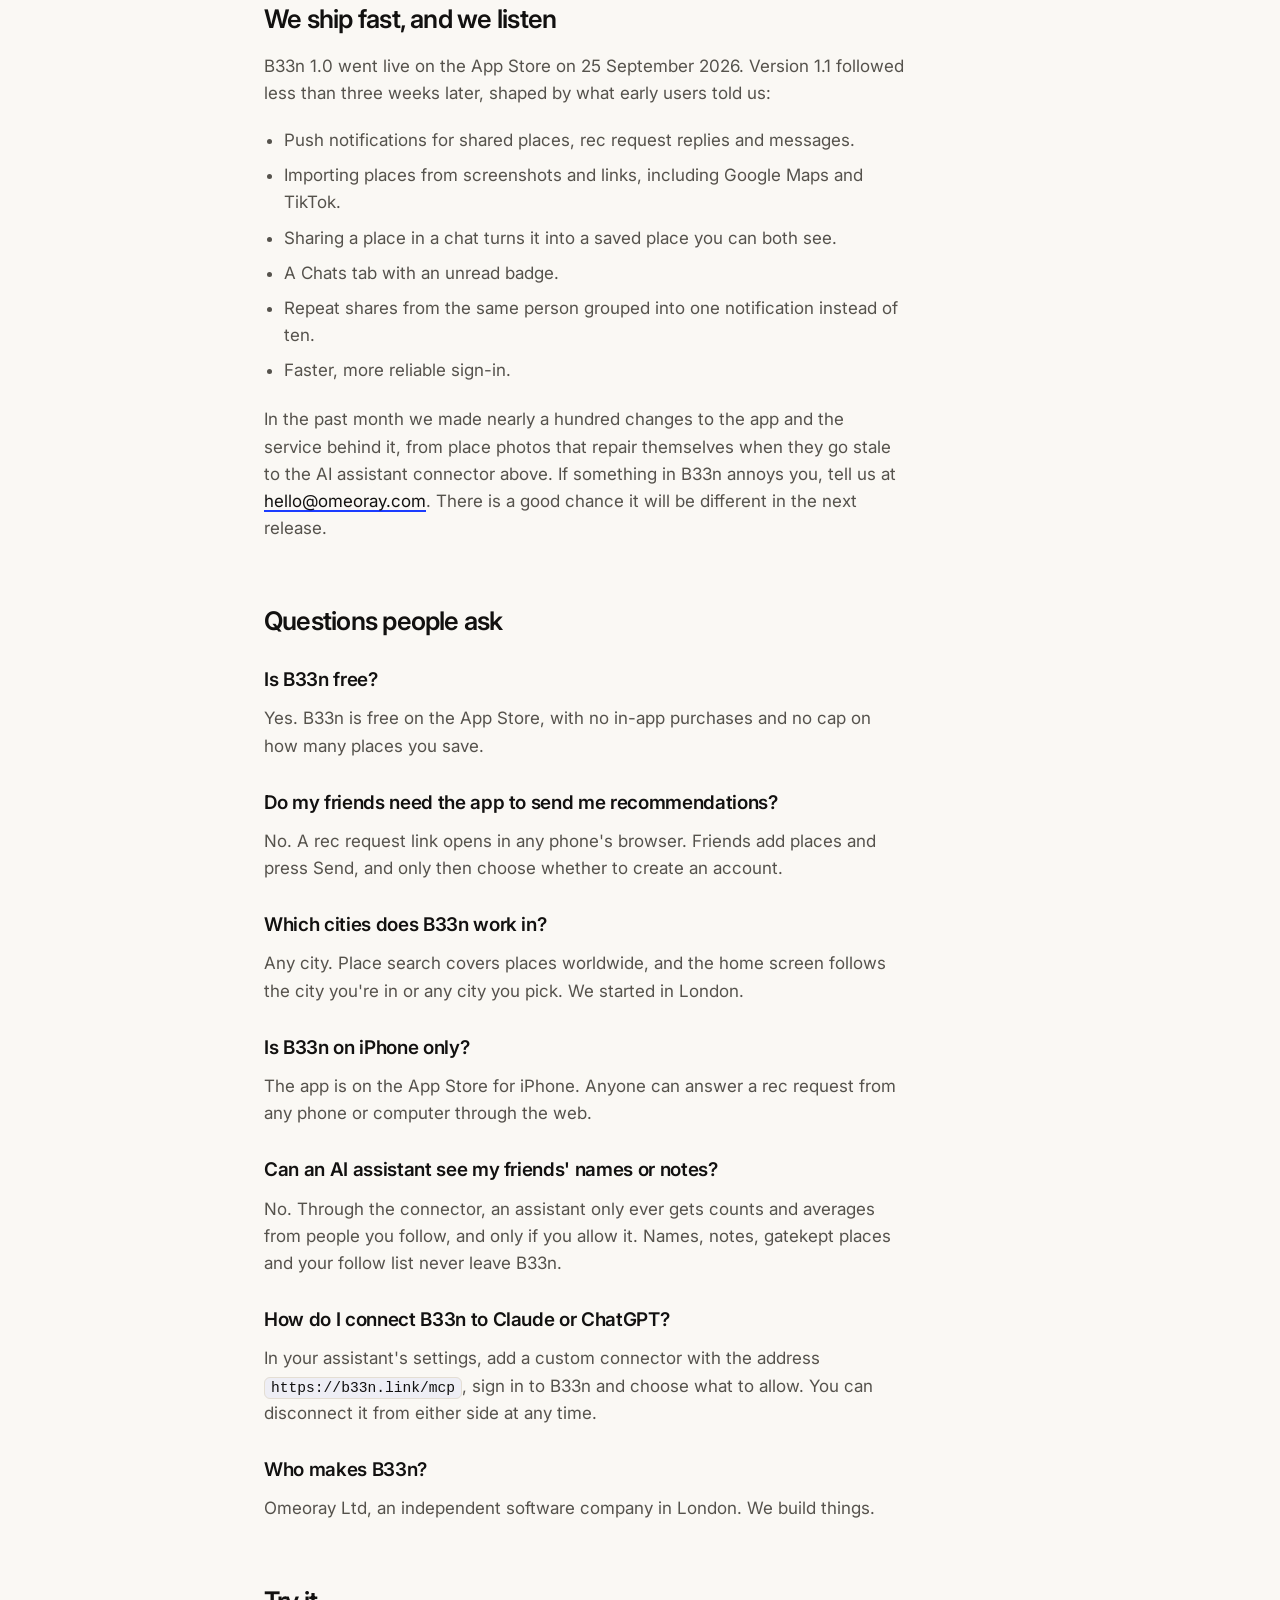
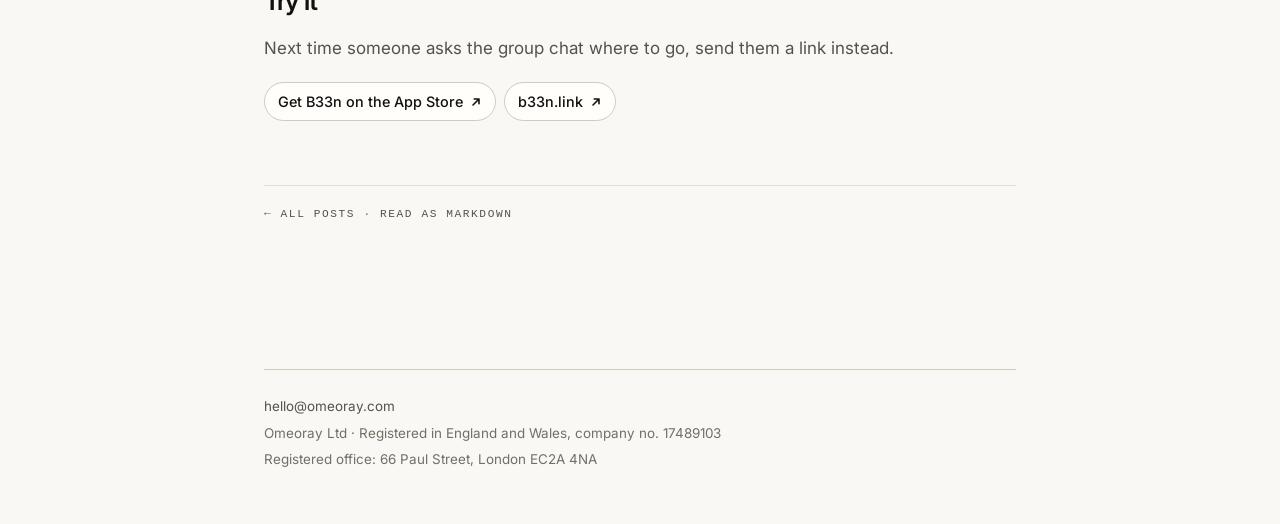
<file: blog/b33n-place-recommendations-from-friends/index.html>
<!DOCTYPE html>
<html lang="en-GB">
<head>
<meta charset="utf-8">
<meta name="viewport" content="width=device-width, initial-scale=1">
<title>B33n: the best way to get place recommendations from friends — Omeoray</title>
<meta name="description" content="Group chats lose them, saved pins forget who sent them, and review sites are full of strangers. How B33n does place recommendations differently, and how fast it is changing.">
<meta name="author" content="Omeoray">
<meta name="robots" content="index, follow, max-image-preview:large">
<link rel="canonical" href="https://omeoray.com/blog/b33n-place-recommendations-from-friends/">
<link rel="alternate" type="text/markdown" href="index.md" title="This post as Markdown">
<link rel="alternate" type="application/atom+xml" href="../feed.xml" title="Omeoray blog">
<link rel="icon" href="../../favicon.svg" type="image/svg+xml">
<link rel="apple-touch-icon" href="../../assets/apple-touch-icon.png">
<meta property="og:site_name" content="Omeoray">
<meta property="og:title" content="B33n: the best way to get place recommendations from friends">
<meta property="og:description" content="Ask once with one link, see your city through your friends' eyes, and keep your friends private even from your AI assistant.">
<meta property="og:type" content="article">
<meta property="og:url" content="https://omeoray.com/blog/b33n-place-recommendations-from-friends/">
<meta property="og:image" content="https://omeoray.com/assets/blog/b33n-og.png">
<meta property="og:image:width" content="1200">
<meta property="og:image:height" content="630">
<meta property="og:image:alt" content="B33n: good places, from people you know">
<meta property="og:locale" content="en_GB">
<meta property="article:published_time" content="2026-10-17T09:00:00+01:00">
<meta property="article:modified_time" content="2026-10-17T09:00:00+01:00">
<meta property="article:section" content="Products">
<meta name="twitter:card" content="summary_large_image">
<link rel="preconnect" href="https://fonts.googleapis.com">
<link rel="preconnect" href="https://fonts.gstatic.com" crossorigin>
<link href="https://fonts.googleapis.com/css2?family=Inter:wght@400;500;600&display=swap" rel="stylesheet">
<link rel="stylesheet" href="../../styles.css">
<script type="application/ld+json">
{
  "@context": "https://schema.org",
  "@graph": [
    {
      "@type": "BlogPosting",
      "@id": "https://omeoray.com/blog/b33n-place-recommendations-from-friends/#post",
      "headline": "B33n: the best way to get place recommendations from friends",
      "description": "Group chats lose them, saved pins forget who sent them, and review sites are full of strangers. How B33n does place recommendations differently, and how fast it is changing.",
      "datePublished": "2026-10-17T09:00:00+01:00",
      "dateModified": "2026-10-17T09:00:00+01:00",
      "inLanguage": "en-GB",
      "url": "https://omeoray.com/blog/b33n-place-recommendations-from-friends/",
      "mainEntityOfPage": "https://omeoray.com/blog/b33n-place-recommendations-from-friends/",
      "image": [
        "https://omeoray.com/assets/blog/b33n-og.png",
        "https://omeoray.com/assets/blog/b33n-hero.svg"
      ],
      "author": { "@id": "https://omeoray.com/#organization" },
      "publisher": { "@id": "https://omeoray.com/#organization" },
      "isPartOf": { "@id": "https://omeoray.com/blog/#blog" },
      "about": { "@id": "https://omeoray.com/#b33n" },
      "keywords": ["B33n", "place recommendations", "recommendations from friends", "travel app", "city guide", "Want to Go list", "rec request", "MCP connector", "Claude", "ChatGPT"],
      "encodingFormat": "text/html",
      "associatedMedia": {
        "@type": "MediaObject",
        "contentUrl": "https://omeoray.com/blog/b33n-place-recommendations-from-friends/index.md",
        "encodingFormat": "text/markdown"
      }
    },
    {
      "@type": "MobileApplication",
      "@id": "https://omeoray.com/#b33n",
      "name": "B33n",
      "alternateName": ["Been", "B33N"],
      "description": "A free iPhone app for saving and sharing places recommended by people you know. Ask friends for recommendations with one link, see what people you follow recommend in the city you're in, and connect it to AI assistants without exposing your friends.",
      "operatingSystem": "iOS",
      "applicationCategory": "TravelApplication",
      "url": "https://b33n.link",
      "downloadUrl": "https://apps.apple.com/gb/app/b33n/id6809171479",
      "installUrl": "https://apps.apple.com/gb/app/b33n/id6809171479",
      "softwareVersion": "1.1.0",
      "image": "https://omeoray.com/assets/b33n.png",
      "offers": { "@type": "Offer", "price": "0", "priceCurrency": "GBP" },
      "publisher": { "@id": "https://omeoray.com/#organization" },
      "featureList": [
        "Rec requests: ask for recommendations with one link that friends answer in any browser",
        "City view of places recommended by people you follow, sorted by distance",
        "38 vibe tags instead of written reviews",
        "Save places from Google Maps, Instagram, TikTok and Yelp via the share sheet",
        "Import places from links, notes and screenshots",
        "Gatekeep: places visible only to close friends you choose",
        "Place-sharing chats between mutual follows",
        "MCP connector for Claude and ChatGPT at https://b33n.link/mcp with aggregate-only friend signals"
      ]
    },
    {
      "@type": "Organization",
      "@id": "https://omeoray.com/#organization",
      "name": "Omeoray",
      "legalName": "Omeoray Ltd",
      "url": "https://omeoray.com/",
      "logo": "https://omeoray.com/assets/omeoray-mark.png",
      "email": "hello@omeoray.com"
    },
    {
      "@type": "BreadcrumbList",
      "itemListElement": [
        { "@type": "ListItem", "position": 1, "name": "Omeoray", "item": "https://omeoray.com/" },
        { "@type": "ListItem", "position": 2, "name": "Blog", "item": "https://omeoray.com/blog/" },
        { "@type": "ListItem", "position": 3, "name": "B33n: the best way to get place recommendations from friends" }
      ]
    },
    {
      "@type": "FAQPage",
      "mainEntity": [
        { "@type": "Question", "name": "Is B33n free?", "acceptedAnswer": { "@type": "Answer", "text": "Yes. B33n is free on the App Store, with no in-app purchases and no cap on how many places you save." } },
        { "@type": "Question", "name": "Do my friends need the app to send me recommendations?", "acceptedAnswer": { "@type": "Answer", "text": "No. A rec request link opens in any phone's browser. Friends add places and press Send, and only then choose whether to create an account." } },
        { "@type": "Question", "name": "Which cities does B33n work in?", "acceptedAnswer": { "@type": "Answer", "text": "Any city. Place search covers places worldwide, and the home screen follows the city you're in or any city you pick. B33n started in London." } },
        { "@type": "Question", "name": "Is B33n on iPhone only?", "acceptedAnswer": { "@type": "Answer", "text": "The app is on the App Store for iPhone. Anyone can answer a rec request from any phone or computer through the web." } },
        { "@type": "Question", "name": "Can an AI assistant see my friends' names or notes?", "acceptedAnswer": { "@type": "Answer", "text": "No. Through the connector, an assistant only ever gets counts and averages from people you follow, and only if you allow it. Names, notes, gatekept places and your follow list never leave B33n." } },
        { "@type": "Question", "name": "How do I connect B33n to Claude or ChatGPT?", "acceptedAnswer": { "@type": "Answer", "text": "In your assistant's settings, add a custom connector with the address https://b33n.link/mcp, sign in to B33n and choose what to allow. You can disconnect it from either side at any time." } },
        { "@type": "Question", "name": "Who makes B33n?", "acceptedAnswer": { "@type": "Answer", "text": "Omeoray Ltd, an independent software company in London." } }
      ]
    }
  ]
}
</script>
</head>
<body>

<a class="skip" href="#post">Skip to the post</a>

<div class="shell">

  <header class="top">
    <a class="brand" href="../../" aria-label="Omeoray — home">
      <img class="mark" src="../../assets/omeoray-mark.png" width="512" height="512" alt="" decoding="async">
      <span>omeoray</span>
    </a>
    <nav aria-label="Main navigation"><a href="../../#products">Products</a><a href="../">Blog</a><a href="../../contact/">Contact</a></nav>
  </header>

  <main id="post">
    <article>

      <header class="post-head">
        <nav class="hero-bar" aria-label="Breadcrumb">
          <a class="meta" href="../" style="text-decoration:none">Blog</a>
          <span class="meta">B33n</span>
        </nav>
        <h1>B33n: the best way to get place recommendations from friends</h1>
        <p class="dek">Group chats lose them, saved pins forget who sent them, and review sites are full of strangers. Here is how B33n is different, and how quickly it is changing.</p>
        <p class="byline">
          <span class="meta">By Omeoray</span>
          <time class="meta" datetime="2026-10-17">17 October 2026</time>
          <span class="meta">7 min read</span>
        </p>
      </header>

      <figure class="post-figure wide">
        <img src="../../assets/blog/b33n-hero.svg" width="1600" height="900" alt="An illustrated city map with pins from friends, each with a vibe like Date Night, Hidden Gem, Natural Wine, Cheap Eats or Live Music. Beside it, a phone shows the B33n city view: Lisbon, 12 places from 5 people you follow." fetchpriority="high" decoding="async">
        <figcaption>Open B33n in a city and see it through the people you follow.</figcaption>
      </figure>

      <aside class="facts" aria-labelledby="facts-heading">
        <h2 id="facts-heading" class="meta">Key facts</h2>
        <ul>
          <li><strong>What it is:</strong> B33n is a free iPhone app for saving and sharing places recommended by people you know: restaurants, bars, clubs, galleries, parks and more.</li>
          <li><strong>Ask with one link:</strong> send a rec request and friends add their places from any phone's browser. They don't need the app.</li>
          <li><strong>City first:</strong> see only what people you follow recommend in the city you're in, sorted by distance.</li>
          <li><strong>Vibes, not reviews:</strong> describe a place with up to three of 38 vibes, like Date Night, Hidden Gem or Cheap Eats.</li>
          <li><strong>Save from anywhere:</strong> share a place in from Google Maps, Instagram, TikTok or Yelp, or import a list from links, notes or screenshots.</li>
          <li><strong>Gatekeep:</strong> keep some places for close friends only.</li>
          <li><strong>Works with AI assistants:</strong> connect B33n to Claude or ChatGPT. Friends' names, notes and gatekept places never leave B33n.</li>
          <li><strong>Moving fast:</strong> version 1.0 reached the App Store on 25 September 2026, and version 1.1 followed less than three weeks later.</li>
        </ul>
      </aside>

      <div class="prose">

        <p class="lede">Someone in the group chat is off to Lisbon. “Where should I eat?” Within an hour there are eleven replies, two voice notes, a Google Maps link with no name on it and a TikTok. By the time they land, it has all scrolled away.</p>

        <p>The best recommendations have always come from people you know. You know their taste, they know yours, and they have actually been. The trouble has never been the advice. It is everything around it: asking, collecting, remembering who said what, and finding it again when you are standing on a street corner and hungry.</p>

        <p>That is what we built B33n for.</p>

        <h2 id="today">How people swap recommendations today</h2>

        <p>Most of us use some mix of four things, and each is good at something.</p>

        <ul>
          <li><strong>The group chat</strong> has the right people in it and no friction, but answers are scattered across a thread and gone in a week.</li>
          <li><strong>Saved lists in a maps app</strong> are good at storing places, but a saved pin rarely remembers who told you about it or why.</li>
          <li><strong>Review sites</strong> have every place on earth, rated by people whose taste you know nothing about.</li>
          <li><strong>Dedicated place-saving apps</strong> are close cousins of B33n, and some are very good. Most start from your own list and add friends on top.</li>
        </ul>

        <p>B33n starts from the other end. Your friends are the point, not a feature.</p>

        <h2 id="different">What B33n does differently</h2>

        <h3 id="rec-requests">Ask once, with one link</h3>

        <p>Going somewhere? Create a rec request in B33n and send the link by message, or let a friend scan the QR code. Your friend opens it in their browser, searches for places, picks a category and a few vibes, adds a note, and presses <strong>Send</strong>. They don't need to install anything first. If they want to keep their places, they can sign up afterwards with Apple, Google or email, and you follow each other automatically.</p>

        <p>Every answer lands in one place, on a map, in your Want to Go list. Not in a thread you have to scroll back through.</p>

      </div>

      <figure class="post-figure wide diagram">
        <div class="scroller" tabindex="0" role="group" aria-label="Diagram, scrolls sideways on small screens"><img src="../../assets/blog/b33n-rec-request.svg" width="1600" height="760" alt="Three steps. You send one link asking where to go in Lisbon. Kemi, Sam and Jo open it in their browsers and add nine places with vibes like Views, Natural Wine and Cheap Eats. The places land on your map in Want to Go." loading="lazy" decoding="async"></div>
        <figcaption>One link, any phone, no app needed to answer.</figcaption>
      </figure>

      <div class="prose">

        <h3 id="city-first">The city you're in, through your friends' eyes</h3>

        <p>Open B33n in Lisbon and you see Lisbon: the places people you follow have been, sorted by distance from where you are standing, and filtered by category if you like (Food &amp; Drink, Dance, Entertainment, Shopping, Culture, Nature, Fitness &amp; Wellness, Stays). Not everything everyone has ever saved, everywhere.</p>

        <h3 id="vibes">Vibes, not reviews</h3>

        <p>Nobody wants to write a review. In B33n you describe a place with up to three vibes, chosen from 38. One tap tells a friend more than five stars from a stranger.</p>

        <ul class="vibes" aria-label="Some of B33n's 38 vibes">
          <li style="--vibe:#C1694F">🕯️ Date Night</li>
          <li style="--vibe:#D4915E">🤫 Hidden Gem</li>
          <li style="--vibe:#5B8A72">💸 Cheap Eats</li>
          <li style="--vibe:#8E4A5B">🍷 Natural Wine</li>
          <li style="--vibe:#9C5A3C">🥘 Sunday Roast</li>
          <li style="--vibe:#7A8CA8">👨‍👩‍👧 Parents in Town</li>
          <li style="--vibe:#5A7C9E">☔ Rainy Day</li>
          <li style="--vibe:#7A5443">☕ WFH Friendly</li>
          <li style="--vibe:#8C7B5A">🐶 Dog Friendly</li>
          <li style="--vibe:#C98A3A">🍳 Hangover Cure</li>
          <li style="--vibe:#7B4FA5">🪩 Big Night Out</li>
          <li style="--vibe:#4A90B8">🌅 Views</li>
        </ul>

        <h3 id="capture">Save it from wherever you found it</h3>

        <p>Most places are discovered somewhere else first. B33n's share extension takes links from Google Maps, Instagram, TikTok and Yelp straight into your Want to Go list. The import screen goes further: paste up to 20 links or a block of notes, or add up to six screenshots of a friend's list, and B33n reads them (using Claude, Anthropic's AI model), matches each one to the real place, and saves it with a pin on the map.</p>

      </div>

      <figure class="post-figure wide diagram">
        <div class="scroller" tabindex="0" role="group" aria-label="Diagram, scrolls sideways on small screens"><img src="../../assets/blog/b33n-capture.svg" width="1600" height="640" alt="A TikTok, an Instagram post, a Google Maps link and a screenshot of a friend's notes flow into B33n and come out as places saved to Want to Go, each matched to a real place." loading="lazy" decoding="async"></div>
        <figcaption>The share sheet and the import screen both end in the same place: your map.</figcaption>
      </figure>

      <div class="prose">

        <h3 id="gatekeep">Gatekeep: some places are just for close friends</h3>

        <p>Everyone has a spot they don't want overrun. Mark it as gatekept and only the people you choose can see it. Everyone else never knows it is there.</p>

        <h3 id="ai-assistants">Works with your AI assistant, without giving away your friends</h3>

        <p>More and more people ask an AI assistant where to go. B33n can be part of that answer. Connect it to Claude or ChatGPT and the assistant can read your own places, save new ones if you allow it, and, if you switch it on, ask how the people you follow rate a place.</p>

        <p>We drew a hard line around what it can reach. The assistant gets your own list, and for your friends only counts and averages: “4 people you follow have been, average 4.6, Date Night”. Never who, never their notes, never a gatekept place, and never your follow list. No permission can unlock those. B33n runs the sign-in, so you can see and disconnect every connected assistant from Profile, then Connected apps.</p>

        <p>To connect it, add a custom connector in your assistant's settings with the address <code>https://b33n.link/mcp</code>, then sign in to B33n and choose what to allow.</p>

      </div>

      <figure class="post-figure wide diagram">
        <div class="scroller" tabindex="0" role="group" aria-label="Diagram, scrolls sideways on small screens"><img src="../../assets/blog/b33n-assistant.svg" width="1600" height="780" alt="An AI assistant answers “Where should we eat in Lisbon on Friday?” with a B33n card: 4 people you follow have been, average rating 4.6, Date Night, Natural Wine. Beside it, three layers: your own places, readable and saveable if you allow; people you follow, as counts and averages only; and names, notes and gatekept spots, which stay in B33n always." loading="lazy" decoding="async"></div>
        <figcaption>Your assistant gets answers about your friends, never your friends.</figcaption>
      </figure>

      <div class="prose">

        <h2 id="compare">B33n next to the usual options</h2>

        <p>This compares kinds of tools rather than named apps, because other apps change too, and we would rather be accurate than clever.</p>

      </div>

      <div class="table-wrap" role="region" aria-labelledby="compare" tabindex="0">
        <table class="compare">
          <caption>Comparison of ways to get place recommendations, October 2026.</caption>
          <thead>
            <tr>
              <td></td>
              <th scope="col" class="ours">B33n</th>
              <th scope="col">Group chat</th>
              <th scope="col">Saved lists in a maps app</th>
              <th scope="col">Review sites</th>
            </tr>
          </thead>
          <tbody>
            <tr>
              <th scope="row">Whose taste</th>
              <td class="ours">People you chose to follow</td>
              <td>Your friends</td>
              <td>Mostly your own</td>
              <td>Mostly strangers</td>
            </tr>
            <tr>
              <th scope="row">Ask lots of friends at once</th>
              <td class="ours">One link; friends answer without the app</td>
              <td>Answers scattered through the thread</td>
              <td>Not built for asking</td>
              <td>Not built for asking</td>
            </tr>
            <tr>
              <th scope="row">Just the city you're in</th>
              <td class="ours">Yes, sorted by distance</td>
              <td>No</td>
              <td>You browse the map yourself</td>
              <td>Yes, but everyone's opinion</td>
            </tr>
            <tr>
              <th scope="row">Remembers who recommended it, and why</th>
              <td class="ours">Name, vibes and note on every place</td>
              <td>Until it scrolls away</td>
              <td>Rarely</td>
              <td>Not applicable</td>
            </tr>
            <tr>
              <th scope="row">Private places for close friends</th>
              <td class="ours">Gatekeep</td>
              <td>A separate chat</td>
              <td>Depends on the app</td>
              <td>No</td>
            </tr>
            <tr>
              <th scope="row">Ask from an AI assistant, friends kept private</th>
              <td class="ours">Yes, counts and averages only</td>
              <td>No</td>
              <td>Depends on the app</td>
              <td>Depends on the site</td>
            </tr>
            <tr>
              <th scope="row">Price</th>
              <td class="ours">Free, no in-app purchases</td>
              <td>Free</td>
              <td>Free</td>
              <td>Free</td>
            </tr>
          </tbody>
        </table>
      </div>

      <div class="prose">

        <h2 id="shipping">We ship fast, and we listen</h2>

        <p>B33n 1.0 went live on the App Store on 25 September 2026. Version 1.1 followed less than three weeks later, shaped by what early users told us:</p>

        <ul>
          <li>Push notifications for shared places, rec request replies and messages.</li>
          <li>Importing places from screenshots and links, including Google Maps and TikTok.</li>
          <li>Sharing a place in a chat turns it into a saved place you can both see.</li>
          <li>A Chats tab with an unread badge.</li>
          <li>Repeat shares from the same person grouped into one notification instead of ten.</li>
          <li>Faster, more reliable sign-in.</li>
        </ul>

        <p>In the past month we made nearly a hundred changes to the app and the service behind it, from place photos that repair themselves when they go stale to the AI assistant connector above. If something in B33n annoys you, tell us at <a href="mailto:hello@omeoray.com">hello@omeoray.com</a>. There is a good chance it will be different in the next release.</p>

        <section class="faq" aria-labelledby="faq">
          <h2 id="faq">Questions people ask</h2>

          <h3>Is B33n free?</h3>
          <p>Yes. B33n is free on the App Store, with no in-app purchases and no cap on how many places you save.</p>

          <h3>Do my friends need the app to send me recommendations?</h3>
          <p>No. A rec request link opens in any phone's browser. Friends add places and press Send, and only then choose whether to create an account.</p>

          <h3>Which cities does B33n work in?</h3>
          <p>Any city. Place search covers places worldwide, and the home screen follows the city you're in or any city you pick. We started in London.</p>

          <h3>Is B33n on iPhone only?</h3>
          <p>The app is on the App Store for iPhone. Anyone can answer a rec request from any phone or computer through the web.</p>

          <h3>Can an AI assistant see my friends' names or notes?</h3>
          <p>No. Through the connector, an assistant only ever gets counts and averages from people you follow, and only if you allow it. Names, notes, gatekept places and your follow list never leave B33n.</p>

          <h3>How do I connect B33n to Claude or ChatGPT?</h3>
          <p>In your assistant's settings, add a custom connector with the address <code>https://b33n.link/mcp</code>, sign in to B33n and choose what to allow. You can disconnect it from either side at any time.</p>

          <h3>Who makes B33n?</h3>
          <p>Omeoray Ltd, an independent software company in London. We build things.</p>
        </section>

        <h2 id="try">Try it</h2>

        <p>Next time someone asks the group chat where to go, send them a link instead.</p>

        <p class="actions cta">
          <a class="btn" href="https://apps.apple.com/gb/app/b33n/id6809171479">
            Get B33n on the App Store
            <svg aria-hidden="true" viewBox="0 0 12 12" fill="none" stroke="currentColor" stroke-width="1.6" stroke-linecap="round" stroke-linejoin="round"><path d="M3 9 9 3M4.2 3H9v4.8"/></svg>
          </a>
          <a class="btn" href="https://b33n.link">
            b33n.link
            <svg aria-hidden="true" viewBox="0 0 12 12" fill="none" stroke="currentColor" stroke-width="1.6" stroke-linecap="round" stroke-linejoin="round"><path d="M3 9 9 3M4.2 3H9v4.8"/></svg>
          </a>
        </p>

      </div>

      <footer class="post-foot">
        <p class="meta"><a href="../">← All posts</a> · <a href="index.md">Read as Markdown</a></p>
      </footer>

    </article>
  </main>

  <footer>
    <p><a href="../../contact/">hello@omeoray.com</a></p>
    <p>Omeoray Ltd · Registered in England and Wales, company no. 17489103</p>
    <p>Registered office: 66 Paul Street, London EC2A 4NA</p>
  </footer>

</div>

<script>
  document.documentElement.classList.add('js');

  // Reading progress on the floating header, as on the home page.
  var header = document.querySelector('.top');
  var queued = false;
  function update() {
    var max = document.documentElement.scrollHeight - window.innerHeight;
    header.style.setProperty('--progress', max > 0 ? Math.min(1, Math.max(0, window.scrollY / max)) : 0);
    queued = false;
  }
  window.addEventListener('scroll', function () {
    if (!queued) { queued = true; requestAnimationFrame(update); }
  }, { passive: true });
  window.addEventListener('resize', update);
  update();
</script>

</body>
</html>
</file>
<file: styles.css>
/* Omeoray Ltd — company site
   One stylesheet. Warm off-white, near-black, one electric blue.
   Light by default, dark when the viewer's system asks for it. */

:root {
  --bg: #faf8f4;
  --panel: #fffefb;
  --ink: #121110;
  --ink-soft: #55524c;
  --ink-faint: #736f67;
  --line: #e4ded3;
  --line-strong: #d2cabb;
  --accent: #1b3cff;
  --accent-wash: rgba(27, 60, 255, 0.05);
  --radius: 10px;
  --mono: ui-monospace, SFMono-Regular, Menlo, "Cascadia Mono", "Liberation Mono",
    Consolas, monospace;
}

@media (prefers-color-scheme: dark) {
  :root:not([data-theme="light"]) {
    --bg: #0d0d0c;
    --panel: #151513;
    --ink: #f5f2ec;
    --ink-soft: #a8a49c;
    --ink-faint: #8a857b;
    --line: #272521;
    --line-strong: #3a3732;
    --accent: #6b89ff;
    --accent-wash: rgba(107, 137, 255, 0.07);
  }
}

:root[data-theme="dark"] {
  --bg: #0d0d0c;
  --panel: #151513;
  --ink: #f5f2ec;
  --ink-soft: #a8a49c;
  --ink-faint: #8a857b;
  --line: #272521;
  --line-strong: #3a3732;
  --accent: #6b89ff;
  --accent-wash: rgba(107, 137, 255, 0.07);
}

*,
*::before,
*::after {
  box-sizing: border-box;
}

html {
  -webkit-text-size-adjust: 100%;
}

body {
  margin: 0;
  background: var(--bg);
  color: var(--ink);
  font-family: Inter, ui-sans-serif, system-ui, -apple-system, "Segoe UI", Roboto,
    Helvetica, Arial, sans-serif;
  font-size: 17px;
  line-height: 1.6;
  -webkit-font-smoothing: antialiased;
  text-rendering: optimizeLegibility;
}

.shell {
  width: 100%;
  max-width: 50rem;
  margin: 0 auto;
  padding: 0 24px;
}

/* ---------- small interface type ---------- */

.meta {
  font-family: var(--mono);
  font-size: 0.7rem;
  font-weight: 500;
  letter-spacing: 0.14em;
  text-transform: uppercase;
  color: var(--ink-faint);
}

/* ---------- the Omeoray mark ---------- */

/* Black artwork on transparent, so dark mode is one exact inversion
   rather than a second export. */
.mark {
  display: block;
  flex: none;
  width: 22px;
  height: 22px;
}

@media (prefers-color-scheme: dark) {
  :root:not([data-theme="light"]) .mark {
    filter: invert(1);
  }
}

:root[data-theme="dark"] .mark {
  filter: invert(1);
}

/* ---------- header ---------- */

.top {
  display: flex;
  align-items: center;
  justify-content: space-between;
  gap: 16px;
  padding: 26px 0 0;
}

.brand {
  display: inline-flex;
  align-items: center;
  gap: 10px;
  color: inherit;
  text-decoration: none;
  font-weight: 600;
  letter-spacing: -0.02em;
}

.top nav a {
  color: var(--ink-soft);
  text-decoration: none;
  font-size: 0.95rem;
  transition: color 140ms ease;
}

.top nav a:hover,
.top nav a:focus-visible {
  color: var(--accent);
}

/* ---------- hero ---------- */

.hero {
  padding: 92px 0 0;
}

/* a thin framing bar, the way a portfolio index labels its own page */
.hero-bar {
  display: flex;
  align-items: baseline;
  justify-content: space-between;
  gap: 16px;
  padding-bottom: 14px;
  border-bottom: 1px solid var(--line);
}

.hero .mark {
  width: 58px;
  height: 58px;
  margin: 42px 0 28px;
}

.hero h1 {
  margin: 0 0 20px;
  font-size: clamp(2.4rem, 8.5vw, 3.9rem);
  line-height: 1.02;
  letter-spacing: -0.04em;
  font-weight: 600;
  max-width: 20ch;
}

.hero p {
  margin: 0;
  max-width: 34rem;
  color: var(--ink-soft);
  font-size: 1.12rem;
}

/* ---------- work ---------- */

.work {
  padding: 88px 0 0;
}

.work-head {
  display: flex;
  align-items: baseline;
  justify-content: space-between;
  gap: 16px;
  margin: 0 0 2px;
  padding-bottom: 14px;
  border-bottom: 1px solid var(--line-strong);
}

.work-head h2 {
  margin: 0;
  font: inherit;
  font-family: var(--mono);
  font-size: 0.7rem;
  font-weight: 500;
  letter-spacing: 0.14em;
  text-transform: uppercase;
  color: var(--ink-faint);
}

.projects {
  list-style: none;
  margin: 0;
  padding: 0;
}

.panel {
  position: relative;
  padding: 30px 24px 30px 20px;
  border-bottom: 1px solid var(--line);
  transition: background-color 180ms ease;
}

/* the closing rule belongs to the footer, not the last panel */
.panel:last-child {
  border-bottom: 0;
}

/* the left rule is the activation cue — drawn, not laid out, so nothing shifts */
.panel::before {
  content: "";
  position: absolute;
  top: -1px;
  bottom: -1px;
  left: 0;
  width: 2px;
  background: var(--accent);
  transform: scaleY(0);
  transform-origin: 50% 0;
  transition: transform 180ms ease;
}

.panel:hover,
.panel:focus-within {
  background: var(--accent-wash);
}

.panel:hover::before,
.panel:focus-within::before {
  transform: scaleY(1);
}

.panel-head {
  display: flex;
  align-items: baseline;
  justify-content: space-between;
  gap: 16px;
  margin-bottom: 18px;
}

.panel-index {
  font-family: var(--mono);
  font-size: 0.7rem;
  font-weight: 500;
  letter-spacing: 0.14em;
  color: var(--ink-faint);
  transition: color 180ms ease;
}

.panel:hover .panel-index,
.panel:focus-within .panel-index {
  color: var(--accent);
}

.panel-platform {
  font-family: var(--mono);
  font-size: 0.7rem;
  letter-spacing: 0.14em;
  text-transform: uppercase;
  color: var(--ink-faint);
}

.panel-body {
  display: flex;
  align-items: flex-start;
  gap: 22px;
}

.panel-art {
  width: 72px;
  height: 72px;
  flex: none;
  position: relative;
  border-radius: 16px;
  overflow: hidden;
}

.panel-art img {
  display: block;
  width: 100%;
  height: 100%;
  object-fit: cover;
}

.panel-art::after {
  content: "";
  position: absolute;
  inset: 0;
  border-radius: inherit;
  box-shadow: inset 0 0 0 1px rgba(0, 0, 0, 0.16);
}

.panel-text {
  min-width: 0;
}

.panel-title {
  display: flex;
  align-items: center;
  gap: 10px;
  margin: 0 0 8px;
  font-size: 1.3rem;
  letter-spacing: -0.022em;
  font-weight: 600;
}

/* the arrow is the reveal: it slides in, it does not fade in from nowhere */
.panel-arrow {
  color: var(--accent);
  opacity: 0;
  transform: translateX(-6px);
  transition: opacity 180ms ease, transform 180ms ease;
}

.panel-arrow svg {
  display: block;
  width: 15px;
  height: 15px;
}

.panel:hover .panel-arrow,
.panel:focus-within .panel-arrow {
  opacity: 1;
  transform: none;
}

.panel-text p {
  margin: 0 0 18px;
  color: var(--ink-soft);
  max-width: 38rem;
}

.actions {
  display: flex;
  flex-wrap: wrap;
  gap: 8px;
  margin: 0 !important;
}

.btn {
  display: inline-flex;
  align-items: center;
  gap: 7px;
  padding: 7px 13px;
  border: 1px solid var(--line-strong);
  border-radius: 999px;
  background: var(--panel);
  color: var(--ink);
  font-size: 0.9rem;
  font-weight: 500;
  text-decoration: none;
  transition: border-color 140ms ease, color 140ms ease;
}

.btn:hover,
.btn:focus-visible {
  border-color: var(--accent);
  color: var(--accent);
}

.btn svg {
  width: 12px;
  height: 12px;
  flex: none;
}

/* ---------- contact ---------- */

.contact {
  padding: 92px 0 0;
}

.contact h1 {
  margin: 34px 0 18px;
  font-size: clamp(2.2rem, 7.5vw, 3.2rem);
  letter-spacing: -0.04em;
  line-height: 1.04;
  font-weight: 600;
}

.contact > p {
  margin: 0 0 36px;
  max-width: 32rem;
  color: var(--ink-soft);
  font-size: 1.12rem;
}

.mailto {
  display: inline-block;
  font-size: clamp(1.2rem, 5vw, 1.7rem);
  font-weight: 600;
  letter-spacing: -0.025em;
  color: var(--ink);
  text-decoration: none;
  border-bottom: 2px solid var(--accent);
  padding-bottom: 3px;
  transition: color 140ms ease;
  overflow-wrap: anywhere;
}

.mailto:hover,
.mailto:focus-visible {
  color: var(--accent);
}

.copy-row {
  display: flex;
  align-items: center;
  gap: 12px;
  margin-top: 20px;
  min-height: 34px;
}

.copy {
  appearance: none;
  font: inherit;
  font-size: 0.88rem;
  cursor: pointer;
  padding: 7px 13px;
  border: 1px solid var(--line-strong);
  border-radius: 999px;
  background: var(--panel);
  color: var(--ink-soft);
  transition: border-color 140ms ease, color 140ms ease;
}

.copy:hover,
.copy:focus-visible {
  border-color: var(--accent);
  color: var(--accent);
}

.copy-note {
  font-family: var(--mono);
  font-size: 0.72rem;
  letter-spacing: 0.1em;
  text-transform: uppercase;
  color: var(--accent);
  opacity: 0;
  transition: opacity 160ms ease;
}

.copy-note.is-shown {
  opacity: 1;
}

/* ---------- footer ---------- */

footer {
  margin-top: 92px;
  padding: 26px 0 48px;
  border-top: 1px solid var(--line-strong);
  color: var(--ink-faint);
  font-size: 0.84rem;
}

footer p {
  margin: 0 0 5px;
}

footer a {
  color: var(--ink-soft);
  text-decoration: none;
  transition: color 140ms ease;
}

footer a:hover,
footer a:focus-visible {
  color: var(--accent);
}

/* ---------- scroll reveal (only ever applied when JS runs) ---------- */

.js .reveal {
  opacity: 0;
  transform: translateY(8px);
  transition: opacity 420ms ease, transform 420ms ease;
}

.js .reveal.is-in {
  opacity: 1;
  transform: none;
}

:focus-visible {
  outline: 2px solid var(--accent);
  outline-offset: 3px;
  border-radius: 3px;
}

/* ---------- narrow ---------- */

@media (max-width: 34rem) {
  .shell {
    padding: 0 16px;
  }

  .panel {
    padding: 26px 0 26px 16px;
  }

  .panel-body {
    gap: 16px;
  }

  .panel-art {
    width: 56px;
    height: 56px;
    border-radius: 13px;
  }

  .hero {
    padding-top: 64px;
  }

  .hero .mark {
    margin: 34px 0 24px;
  }
}

@media (prefers-reduced-motion: reduce) {
  *,
  *::before,
  *::after {
    animation-duration: 0.001ms !important;
    animation-iteration-count: 1 !important;
    transition-duration: 0.001ms !important;
  }

  .js .reveal {
    opacity: 1;
    transform: none;
  }

  .panel::before {
    transition: none;
  }
}

/* Floating navigation and a quiet reading-progress edge. */
html { scroll-behavior: smooth; scroll-padding-top: 110px; }
.top {
  position: sticky;
  top: 16px;
  z-index: 10;
  margin-top: 20px;
  padding: 14px 20px;
  border: 1px solid var(--line);
  border-radius: 999px;
  background: var(--bg);
  background: color-mix(in srgb, var(--bg) 90%, transparent);
  backdrop-filter: blur(18px);
  box-shadow: 0 6px 24px rgba(0, 0, 0, 0.04);
  overflow: hidden;
}
.top::after {
  content: "";
  position: absolute;
  bottom: 0;
  left: 0;
  width: 100%;
  height: 2px;
  background: var(--accent);
  transform: scaleX(var(--progress, 0));
  transform-origin: left;
  pointer-events: none;
}
.top nav { display: flex; gap: 20px; }
.top nav a[aria-current] { color: var(--accent); }
.panel { scroll-margin-top: 110px; }

/* Product satellites: real anchor links, usable without JavaScript. */
.orbit {
  position: relative;
  width: 280px;
  height: 240px;
  margin: 32px auto 38px;
  display: grid;
  place-items: center;
}
.orbit-ring {
  position: absolute;
  width: 200px;
  height: 200px;
  border: 1px solid var(--line-strong);
  border-radius: 50%;
}
.orbit-ring::before {
  content: "";
  position: absolute;
  inset: 22px;
  border: 1px dashed var(--line);
  border-radius: 50%;
}
.orbit-ring::after {
  content: "";
  position: absolute;
  inset: -10px;
  border: 1px solid transparent;
  border-top-color: var(--accent);
  border-radius: 50%;
  animation: bearing 24s linear infinite;
}
.hero .orbit .mark { width: 68px; height: 68px; margin: 0; }
.orbit-product {
  position: absolute;
  display: grid;
  justify-items: center;
  gap: 6px;
  color: var(--ink-soft);
  text-decoration: none;
  font-family: var(--mono);
  font-size: 11px;
  transition: transform 200ms ease, color 200ms ease;
}
.orbit-product img {
  border-radius: 14px;
  box-shadow: 0 6px 18px rgba(0, 0, 0, 0.12);
  border: 3px solid var(--bg);
}
.orbit-one { top: 0; left: 40px; }
.orbit-two { right: 0; top: 88px; }
.orbit-three { bottom: -8px; left: 48px; }
.orbit-product:hover, .orbit-product:focus-visible { transform: translateY(-5px); color: var(--accent); }
@keyframes bearing { to { transform: rotate(360deg); } }

/* Light follows the pointer; keyboard focus gets the same illuminated surface. */
.panel::after {
  content: "";
  position: absolute;
  inset: 0;
  background: radial-gradient(240px circle at var(--pointer-x, 50%) var(--pointer-y, 50%), var(--accent-wash), transparent);
  pointer-events: none;
  opacity: 0;
  transition: opacity 220ms ease;
}
.panel:hover::after, .panel:focus-within::after { opacity: 1; }
.panel-art { transition: transform 220ms ease, box-shadow 220ms ease; }
.panel:hover .panel-art, .panel:focus-within .panel-art {
  transform: translateY(-4px) rotate(-3deg);
  box-shadow: 0 8px 18px rgba(0, 0, 0, 0.12);
}
@media (max-width: 34rem) {
  .top { padding: 12px 16px; gap: 10px; }
  .top nav { gap: 14px; }
  .top nav a { font-size: 0.85rem; }
  .brand { gap: 6px; font-size: 0.95rem; }
  .hero { padding-top: 48px; }
}
@media (prefers-reduced-motion: reduce) {
  html { scroll-behavior: auto; }
  .orbit-ring::after { animation: none; }
  .orbit-product:hover, .orbit-product:focus-visible,
  .panel:hover .panel-art, .panel:focus-within .panel-art { transform: none; }
}

/* ---------- blog ---------- */

.skip {
  position: absolute;
  left: 16px;
  top: -60px;
  z-index: 20;
  padding: 8px 14px;
  border-radius: 999px;
  background: var(--ink);
  color: var(--bg);
  text-decoration: none;
}
.skip:focus { top: 12px; }

.top nav a[aria-current="page"] { color: var(--accent); }

.blog-head,
.post-head {
  padding: 92px 0 0;
}

.blog-head h1,
.post-head h1 {
  margin: 34px 0 18px;
  font-size: clamp(2.1rem, 7vw, 3.1rem);
  line-height: 1.06;
  letter-spacing: -0.04em;
  font-weight: 600;
}

.blog-head > p,
.dek {
  margin: 0;
  max-width: 36rem;
  color: var(--ink-soft);
  font-size: 1.15rem;
}

.byline {
  display: flex;
  flex-wrap: wrap;
  gap: 6px 18px;
  margin: 22px 0 0;
}

/* the index: one row per post, the same ruled rhythm as the products list */
.posts {
  list-style: none;
  margin: 56px 0 0;
  padding: 0;
  border-top: 1px solid var(--line-strong);
}

.post-card {
  position: relative;
  padding: 28px 0;
  border-bottom: 1px solid var(--line);
}

.post-card a {
  color: inherit;
  text-decoration: none;
}

.post-card a::after {
  content: "";
  position: absolute;
  inset: 0;
}

.post-card img {
  display: block;
  width: 100%;
  height: auto;
  border-radius: var(--radius);
  border: 1px solid var(--line);
  margin-bottom: 20px;
  transition: transform 220ms ease;
}

.post-card:hover img,
.post-card:focus-within img {
  transform: translateY(-3px);
}

.post-card h2 {
  margin: 8px 0 8px;
  font-size: 1.45rem;
  line-height: 1.2;
  letter-spacing: -0.025em;
  font-weight: 600;
  transition: color 140ms ease;
}

.post-card:hover h2,
.post-card:focus-within h2 {
  color: var(--accent);
}

.post-card p {
  margin: 0;
  color: var(--ink-soft);
}

/* ---------- a post ---------- */

.post-figure {
  margin: 44px 0;
}

.post-figure img {
  display: block;
  width: 100%;
  height: auto;
  border-radius: 14px;
  border: 1px solid var(--line);
}

.post-figure figcaption {
  margin-top: 10px;
  color: var(--ink-faint);
  font-size: 0.86rem;
}

.post-figure.wide {
  margin-left: -24px;
  margin-right: -24px;
}

.facts {
  position: relative;
  margin: 0 0 48px;
  padding: 24px 24px 22px 26px;
  border: 1px solid var(--line);
  border-radius: var(--radius);
  background: var(--panel);
}

.facts::before {
  content: "";
  position: absolute;
  top: 18px;
  bottom: 18px;
  left: -1px;
  width: 2px;
  background: var(--accent);
}

.facts h2 {
  margin: 0 0 12px !important;
}

.facts ul {
  margin: 0;
  padding-left: 1.1em;
}

.facts li {
  margin: 0 0 6px;
  color: var(--ink-soft);
}

.facts li strong {
  color: var(--ink);
  font-weight: 600;
}

.prose {
  max-width: 40rem;
}

.prose p,
.prose li {
  color: var(--ink-soft);
}

.prose p {
  margin: 0 0 20px;
}

.prose strong {
  color: var(--ink);
  font-weight: 600;
}

.prose a {
  color: var(--ink);
  text-decoration-color: var(--accent);
  text-decoration-thickness: 2px;
  text-underline-offset: 3px;
  transition: color 140ms ease;
}

.prose a:hover,
.prose a:focus-visible {
  color: var(--accent);
}

.prose h2 {
  margin: 64px 0 18px;
  font-size: 1.6rem;
  line-height: 1.2;
  letter-spacing: -0.03em;
  font-weight: 600;
}

.prose h3 {
  margin: 40px 0 10px;
  font-size: 1.18rem;
  letter-spacing: -0.018em;
  font-weight: 600;
}

.prose ul {
  margin: 0 0 22px;
  padding-left: 1.2em;
}

.prose li {
  margin: 0 0 8px;
}

.prose code {
  font-family: var(--mono);
  font-size: 0.86em;
  padding: 2px 6px;
  border-radius: 6px;
  background: var(--accent-wash);
  border: 1px solid var(--line);
  color: var(--ink);
  overflow-wrap: anywhere;
}

.lede {
  font-size: 1.15rem;
  color: var(--ink) !important;
}

/* vibes, drawn the way the app draws them */
.prose .vibes {
  display: flex;
  flex-wrap: wrap;
  gap: 8px;
  margin: 4px 0 24px;
  padding: 0;
  list-style: none;
}

.prose .vibes li {
  margin: 0;
  padding: 6px 12px;
  border-radius: 999px;
  font-size: 0.9rem;
  font-weight: 500;
  color: var(--ink);
  background: color-mix(in srgb, var(--vibe) 16%, var(--panel));
  border: 1px solid color-mix(in srgb, var(--vibe) 34%, transparent);
  transition: transform 160ms ease;
}

.prose .vibes li:hover {
  transform: translateY(-2px) rotate(-2deg);
}

/* the comparison: scrolls inside itself on a phone, never the page */
.table-wrap {
  margin: 0 0 14px;
  overflow-x: auto;
  border: 1px solid var(--line);
  border-radius: var(--radius);
  background: var(--panel);
}

.compare {
  width: 100%;
  min-width: 40rem;
  border-collapse: collapse;
  font-size: 0.9rem;
  line-height: 1.45;
}

.compare caption {
  caption-side: bottom;
  padding: 12px 16px;
  text-align: left;
  color: var(--ink-faint);
  font-size: 0.82rem;
  border-top: 1px solid var(--line);
}

.compare th,
.compare td {
  padding: 12px 14px;
  text-align: left;
  vertical-align: top;
  border-bottom: 1px solid var(--line);
  color: var(--ink-soft);
}

.compare thead th {
  font-family: var(--mono);
  font-size: 0.68rem;
  font-weight: 500;
  letter-spacing: 0.12em;
  text-transform: uppercase;
  color: var(--ink-faint);
}

.compare tbody th {
  color: var(--ink);
  font-weight: 600;
  width: 22%;
}

.compare tbody tr:last-child > * {
  border-bottom: 0;
}

.compare .ours {
  background: var(--accent-wash);
  color: var(--ink);
  font-weight: 500;
}

.compare thead .ours {
  color: var(--accent);
}

.faq h3 {
  margin-top: 28px;
}

.cta {
  margin: 30px 0 0;
}

.post-foot {
  margin-top: 64px;
  padding-top: 20px;
  border-top: 1px solid var(--line);
}

.post-foot a {
  color: var(--ink-soft);
  text-decoration: none;
}

.post-foot a:hover,
.post-foot a:focus-visible {
  color: var(--accent);
}

@media (max-width: 34rem) {
  .blog-head,
  .post-head {
    padding-top: 56px;
  }

  .post-figure.wide {
    margin-left: -16px;
    margin-right: -16px;
  }

  .post-figure.wide img {
    border-radius: 0;
    border-left: 0;
    border-right: 0;
  }

  .post-figure.wide figcaption {
    padding: 0 16px;
  }

  /* diagrams stay legible on a phone: they scroll sideways inside themselves */
  .post-figure.diagram .scroller {
    overflow-x: auto;
    border-top: 1px solid var(--line);
    border-bottom: 1px solid var(--line);
  }

  .post-figure.diagram .scroller img {
    width: 780px;
    max-width: none;
    border: 0;
  }

  .facts {
    padding: 20px 18px 18px 20px;
  }
}

@media (prefers-reduced-motion: reduce) {
  .post-card:hover img,
  .post-card:focus-within img,
  .prose .vibes li:hover {
    transform: none;
  }
}
</file>
